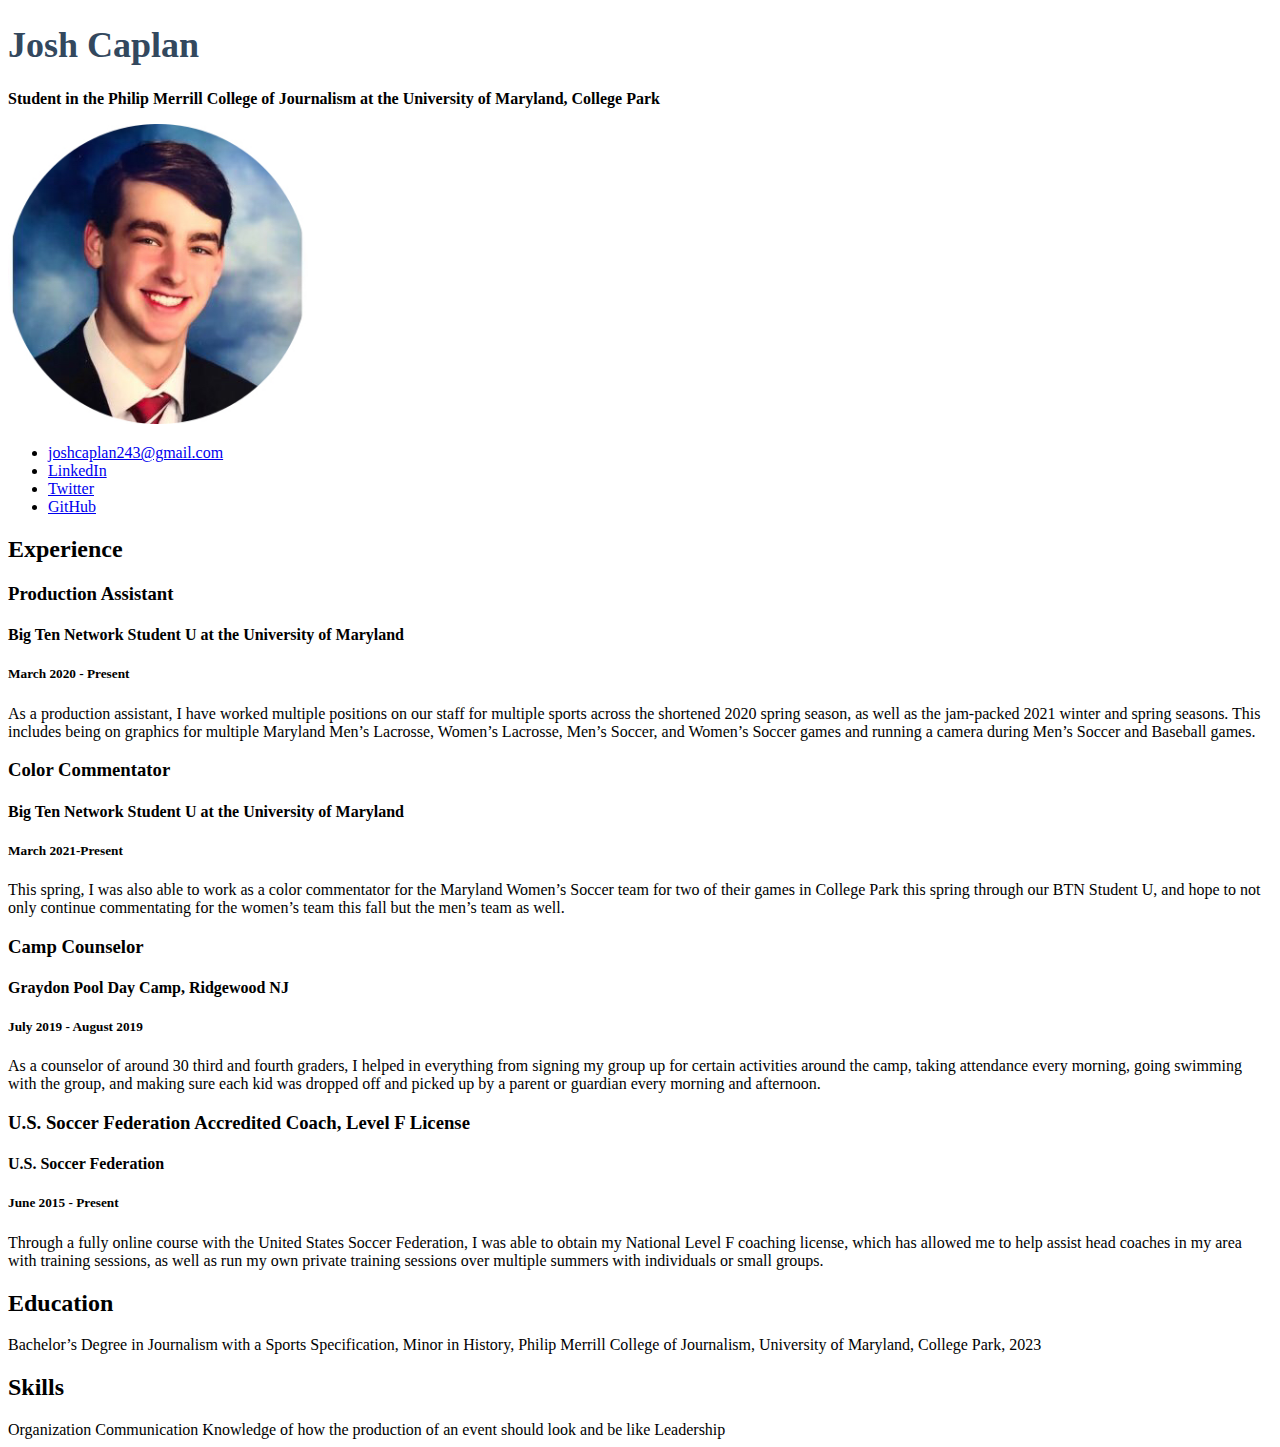
<file: index.html>
<!doctype html>
<html lang="en">

<head>

  <title>Josh Caplan Resume</title>

  <style type="text/css">
    h1 {
      font-size: 36px;
      color: #33485e;
    }
  </style>


</head>

<body>
<!-- I built this myself! -->
  <h1>Josh Caplan</h1>

  <strong>Student in the Philip Merrill College of Journalism at the University of Maryland, College Park</strong>

  <p><img src="headshot.jpeg" width="300px"></p>

  <ul>
    <li><a href="mailto:"joshcaplan243@gmail.com">joshcaplan243@gmail.com</a></li>
    <li><a href="https://www.linkedin.com/in/joshua-caplan-206454203/">LinkedIn</a></li>
    <li><a href="https://twitter.com/josh_caplan11">Twitter</a></li>
    <li><a href="https://github.com/jcaplan11">GitHub</a></li>
  </ul>

  <h2>Experience</h2>
  <h3>Production Assistant</h3>
  <h4>Big Ten Network Student U at the University of Maryland</h4>
  <h5>March 2020 - Present </h5>
  <p>As a production assistant, I have worked multiple positions on our staff for multiple sports across the shortened 2020 spring season, as well as the jam-packed 2021 winter and spring seasons. This includes being on graphics for multiple Maryland Men’s Lacrosse, Women’s Lacrosse, Men’s Soccer, and Women’s Soccer games and running a camera during Men’s Soccer and Baseball games.</p>

  <h3>Color Commentator</h3>
  <h4>Big Ten Network Student U at the University of Maryland</h4>
  <h5>March 2021-Present</h5>
  <p>This spring, I was also able to work as a color commentator for the Maryland Women’s Soccer team for two of their games in College Park this spring through our BTN Student U, and hope to not only continue commentating for the women’s team this fall but the men’s team as well.</p>

  <h3>Camp Counselor</h3>
  <h4>Graydon Pool Day Camp, Ridgewood NJ</h4>
  <h5>July 2019 - August 2019</h5>
  <p>As a counselor of around 30 third and fourth graders, I helped in everything from signing my group up for certain activities around the camp, taking attendance every morning, going swimming with the group, and making sure each kid was dropped off and picked up by a parent or guardian every morning and afternoon.</p>

  <h3>U.S. Soccer Federation Accredited Coach, Level F License</h3>
  <h4>U.S. Soccer Federation</h4>
  <h5>June 2015 - Present</h5>
  <p>Through a fully online course with the United States Soccer Federation, I was able to obtain my National Level F coaching license, which has allowed me to help assist head coaches in my area with training sessions, as well as run my own private training sessions over multiple summers with individuals or small groups.</p>

  <h2>Education</h2>
  Bachelor’s Degree in Journalism with a Sports Specification, Minor in History, Philip Merrill College of Journalism, University of Maryland, College Park, 2023

  <h2>Skills</h2>
  Organization
  Communication
  Knowledge of how the production of an event should look and be like
  Leadership


</body>




  </html>
</file>
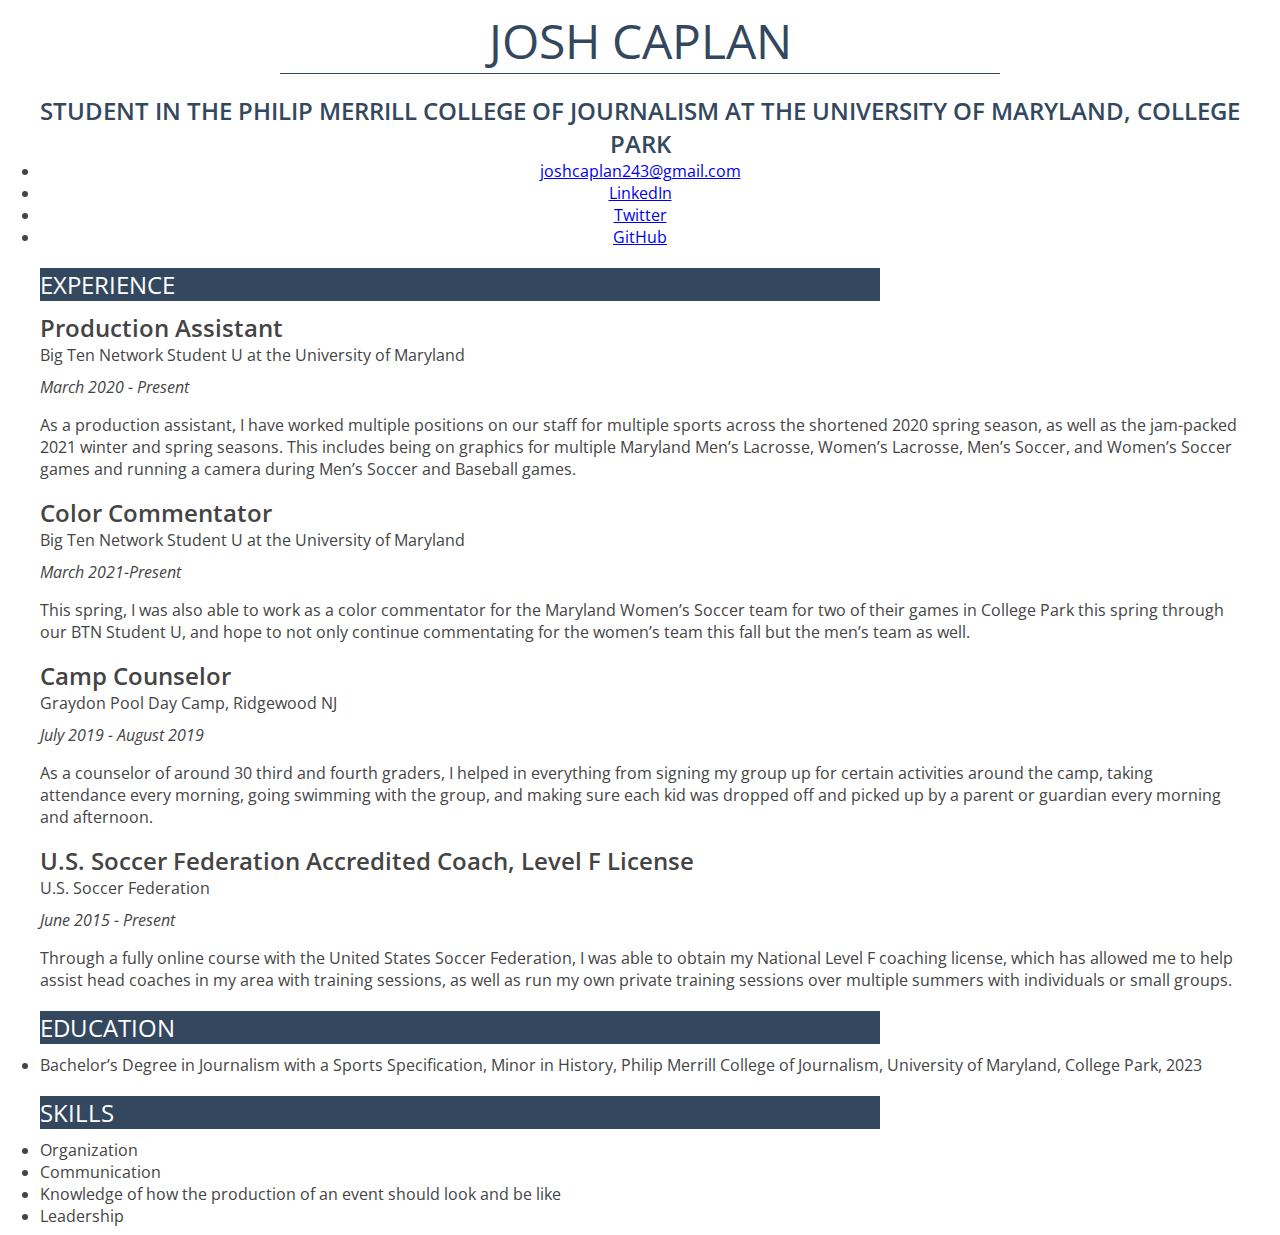
<file: Basic-Resume/index.html>
<!doctype html>
<html lang="en">

<head>

  <title>Josh Caplan Resume</title>

<link rel="stylesheet" type="text/css" href="style.css">

<link rel="preconnect" href="https://fonts.gstatic.com">
<link href="https://fonts.googleapis.com/css2?family=Open+Sans:ital,wght@0,300;0,400;0,600;0,700;0,800;1,300;1,400;1,600;1,700;1,800&display=swap" rel="stylesheet">

</head>

<body>
  <div id="container">
<!-- I built this myself! -->
  <div id="name">Josh Caplan</div>

  <div id="title">Student in the Philip Merrill College of Journalism at the University of Maryland, College Park</div>

<!--<img src="headshot.jpeg" width="300px">-->

  <div class="menu">
    <li><a href="mailto:"joshcaplan243@gmail.com">joshcaplan243@gmail.com</a></li>
    <li><a href="https://www.linkedin.com/in/joshua-caplan-206454203/">LinkedIn</a></li>
    <li><a href="https://twitter.com/josh_caplan11">Twitter</a></li>
    <li><a href="https://github.com/jcaplan11">GitHub</a></li>
  </div>

  <div class="sectionheader">Experience</div>
  <div class="jobtitle">Production Assistant</div>
  <div class="organization">Big Ten Network Student U at the University of Maryland</div>
  <div class="date">March 2020 - Present </div>
  <p>As a production assistant, I have worked multiple positions on our staff for multiple sports across the shortened 2020 spring season, as well as the jam-packed 2021 winter and spring seasons. This includes being on graphics for multiple Maryland Men’s Lacrosse, Women’s Lacrosse, Men’s Soccer, and Women’s Soccer games and running a camera during Men’s Soccer and Baseball games.</p>

  <div class="jobtitle">Color Commentator</div>
  <div class="organization">Big Ten Network Student U at the University of Maryland</div>
  <div class="date">March 2021-Present</div>
  <p>This spring, I was also able to work as a color commentator for the Maryland Women’s Soccer team for two of their games in College Park this spring through our BTN Student U, and hope to not only continue commentating for the women’s team this fall but the men’s team as well.</p>

  <div class="jobtitle">Camp Counselor</div>
  <div class="organization">Graydon Pool Day Camp, Ridgewood NJ</div>
  <div class="date">July 2019 - August 2019</div>
  <p>As a counselor of around 30 third and fourth graders, I helped in everything from signing my group up for certain activities around the camp, taking attendance every morning, going swimming with the group, and making sure each kid was dropped off and picked up by a parent or guardian every morning and afternoon.</p>

  <div class="jobtitle">U.S. Soccer Federation Accredited Coach, Level F License</div>
  <div class="organization">U.S. Soccer Federation</h4>
  <div class="date">June 2015 - Present</div>
  <p>Through a fully online course with the United States Soccer Federation, I was able to obtain my National Level F coaching license, which has allowed me to help assist head coaches in my area with training sessions, as well as run my own private training sessions over multiple summers with individuals or small groups.</p>

  <div class="sectionheader">Education</div>
<div id="degrees">
  <li>Bachelor’s Degree in Journalism with a Sports Specification, Minor in History, Philip Merrill College of Journalism, University of Maryland, College Park, 2023</li>
</div>

  <div class="sectionheader">Skills</div>
<div id="do">
  <li> Organization </li>
  <li> Communication </li>
  <li> Knowledge of how the production of an event should look and be like </li>
  <li> Leadership </li>
</div>

</div>
</body>




  </html>
</file>
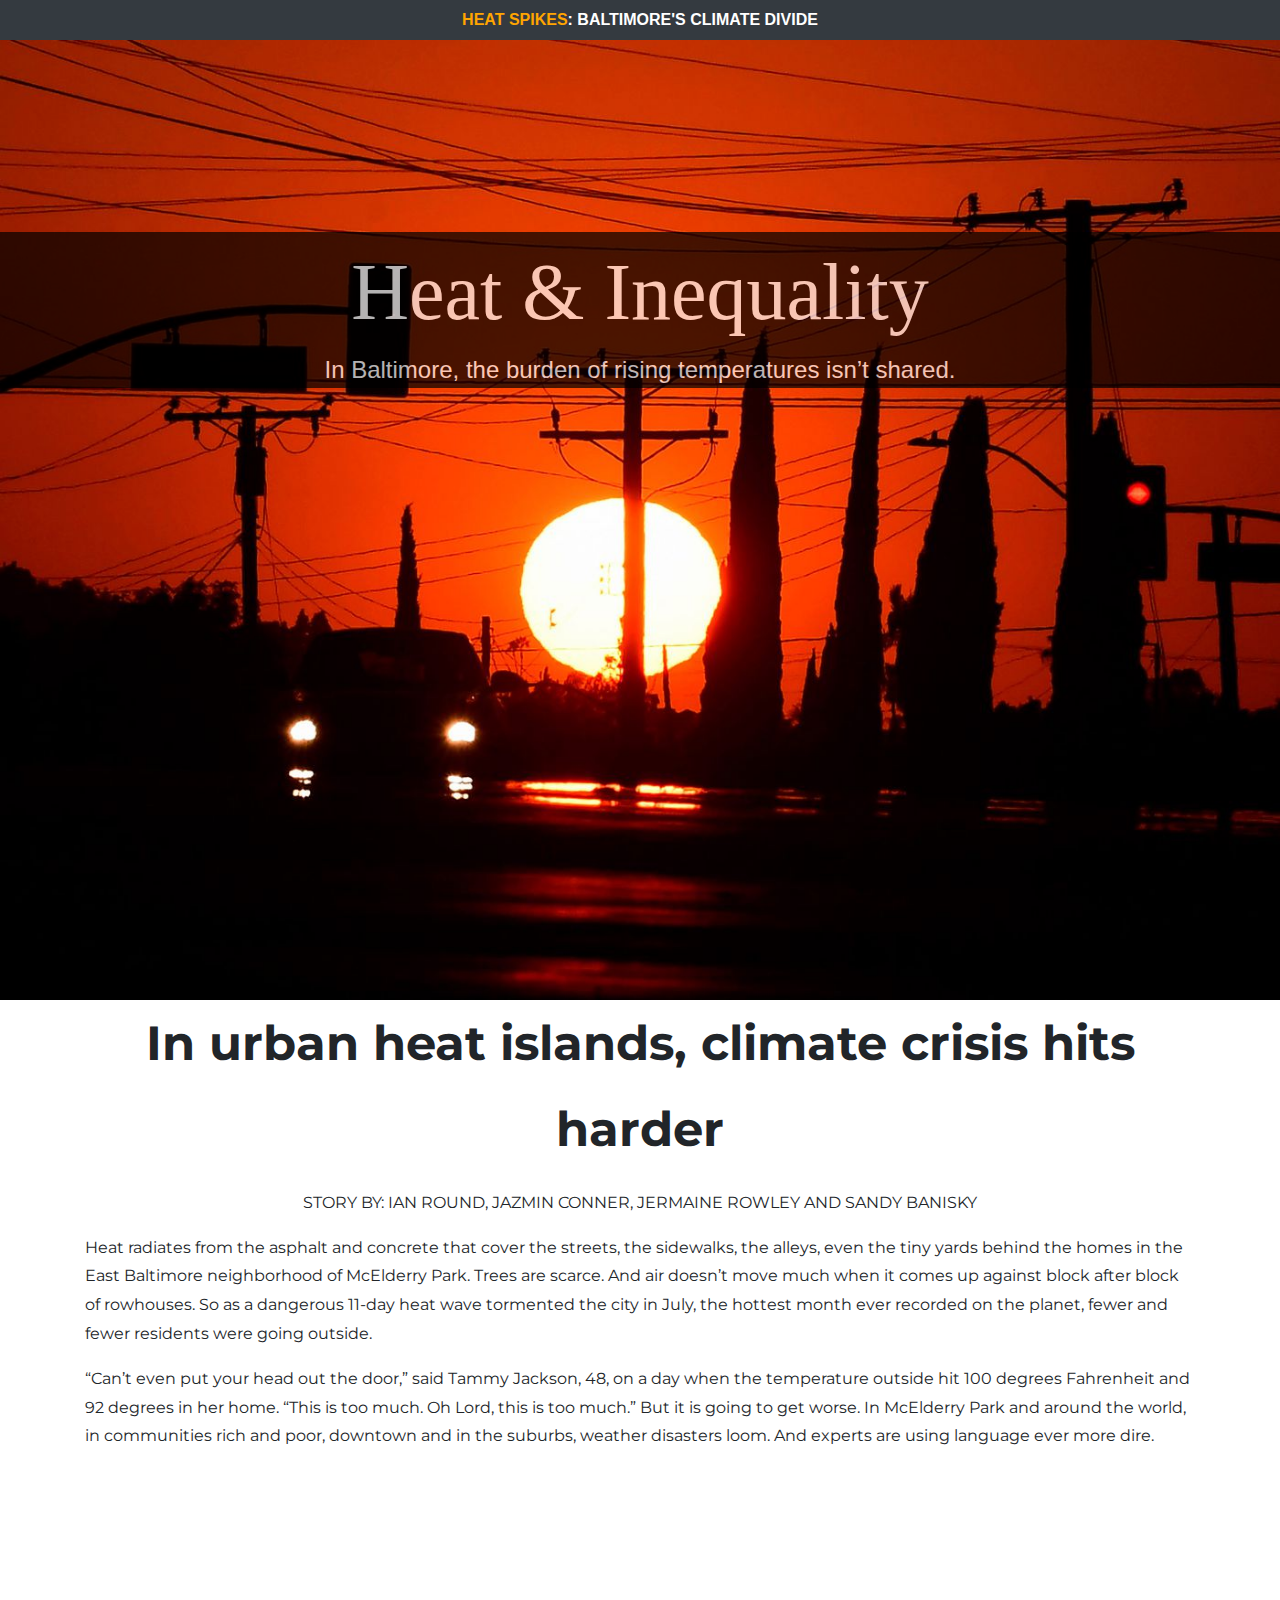
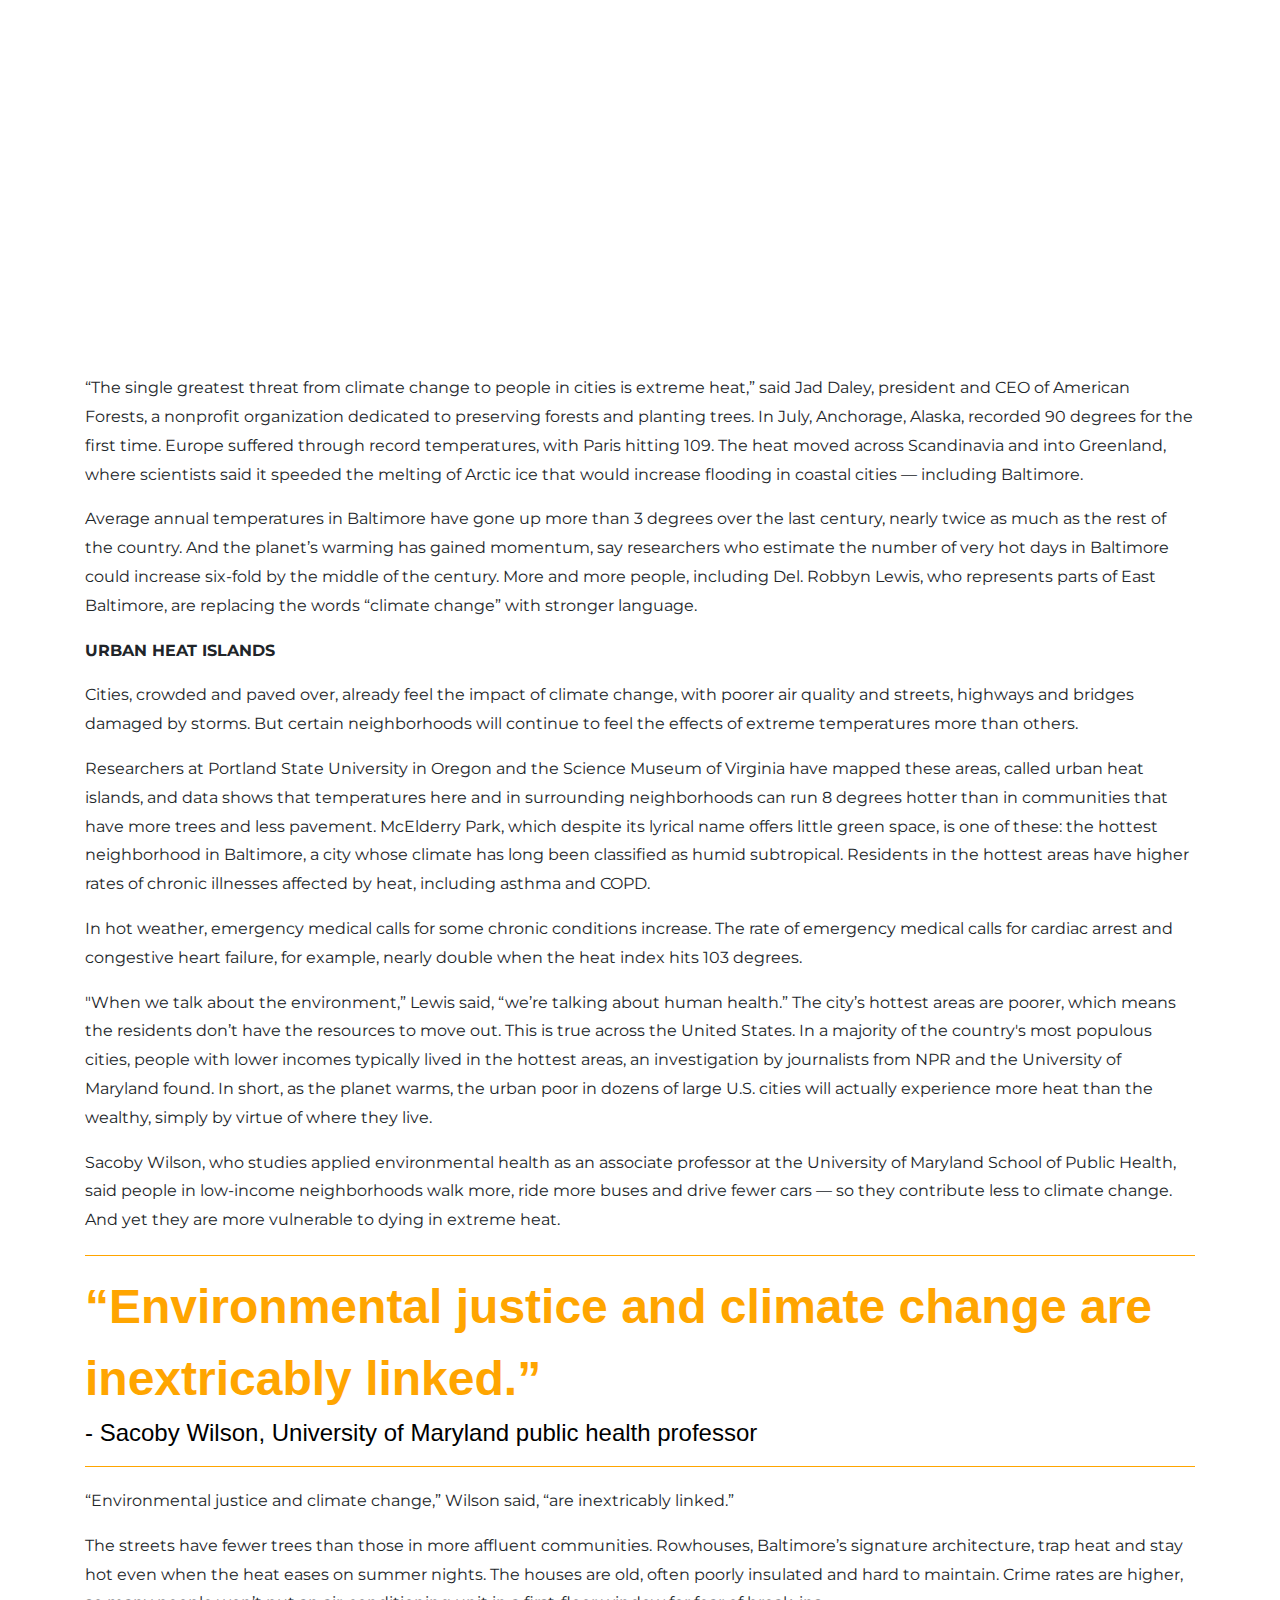
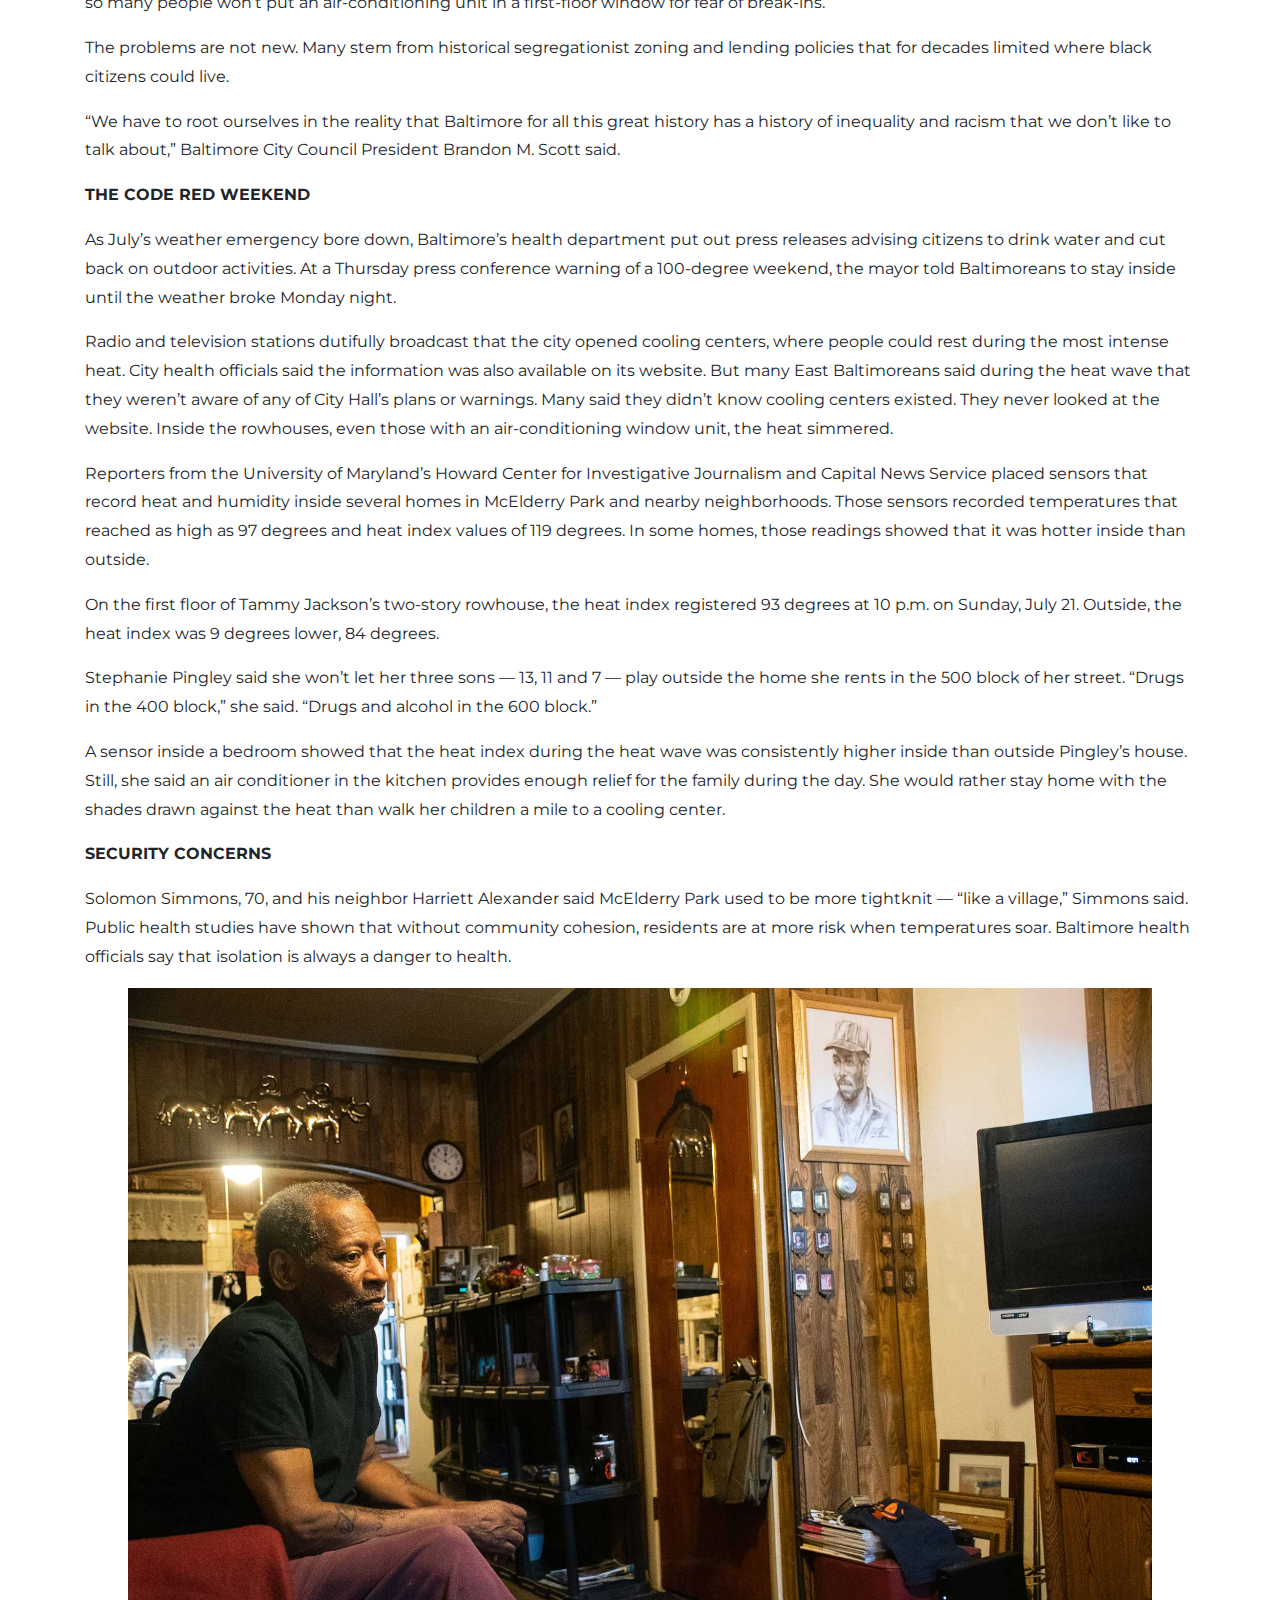
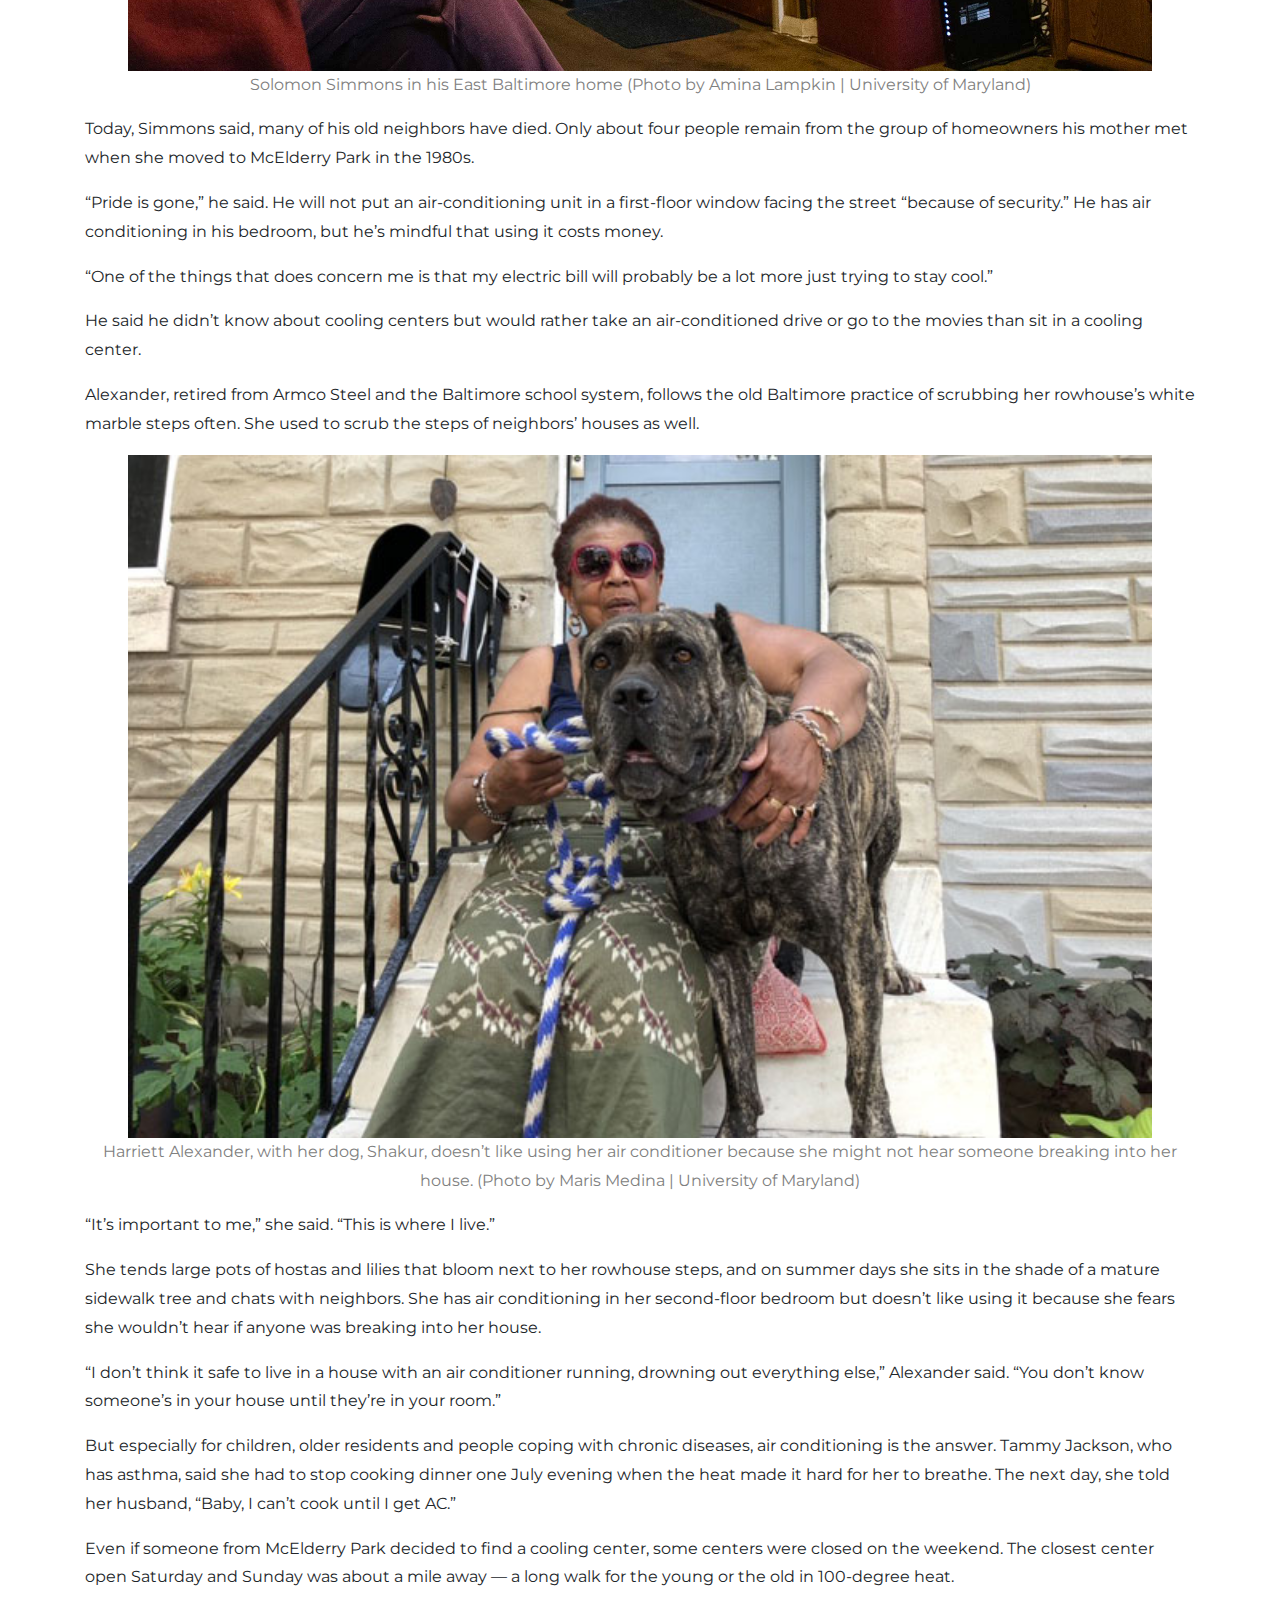
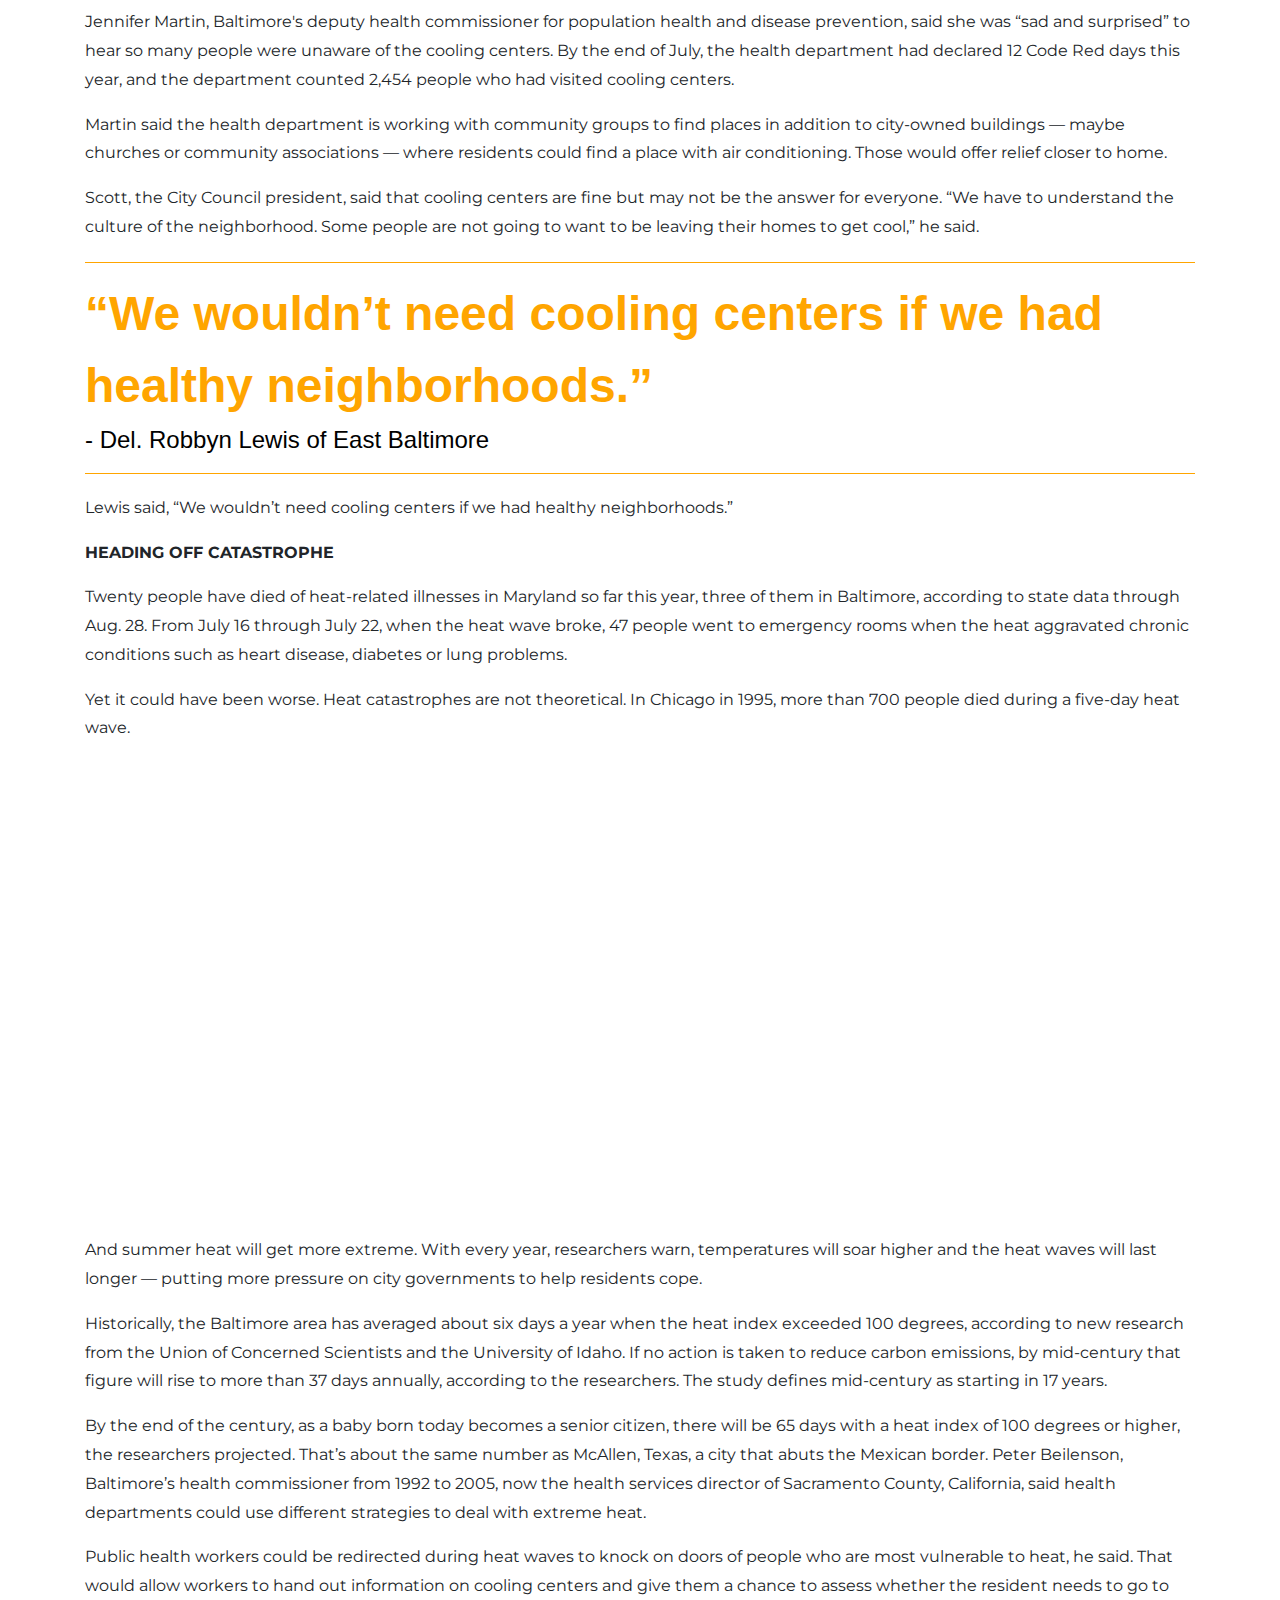
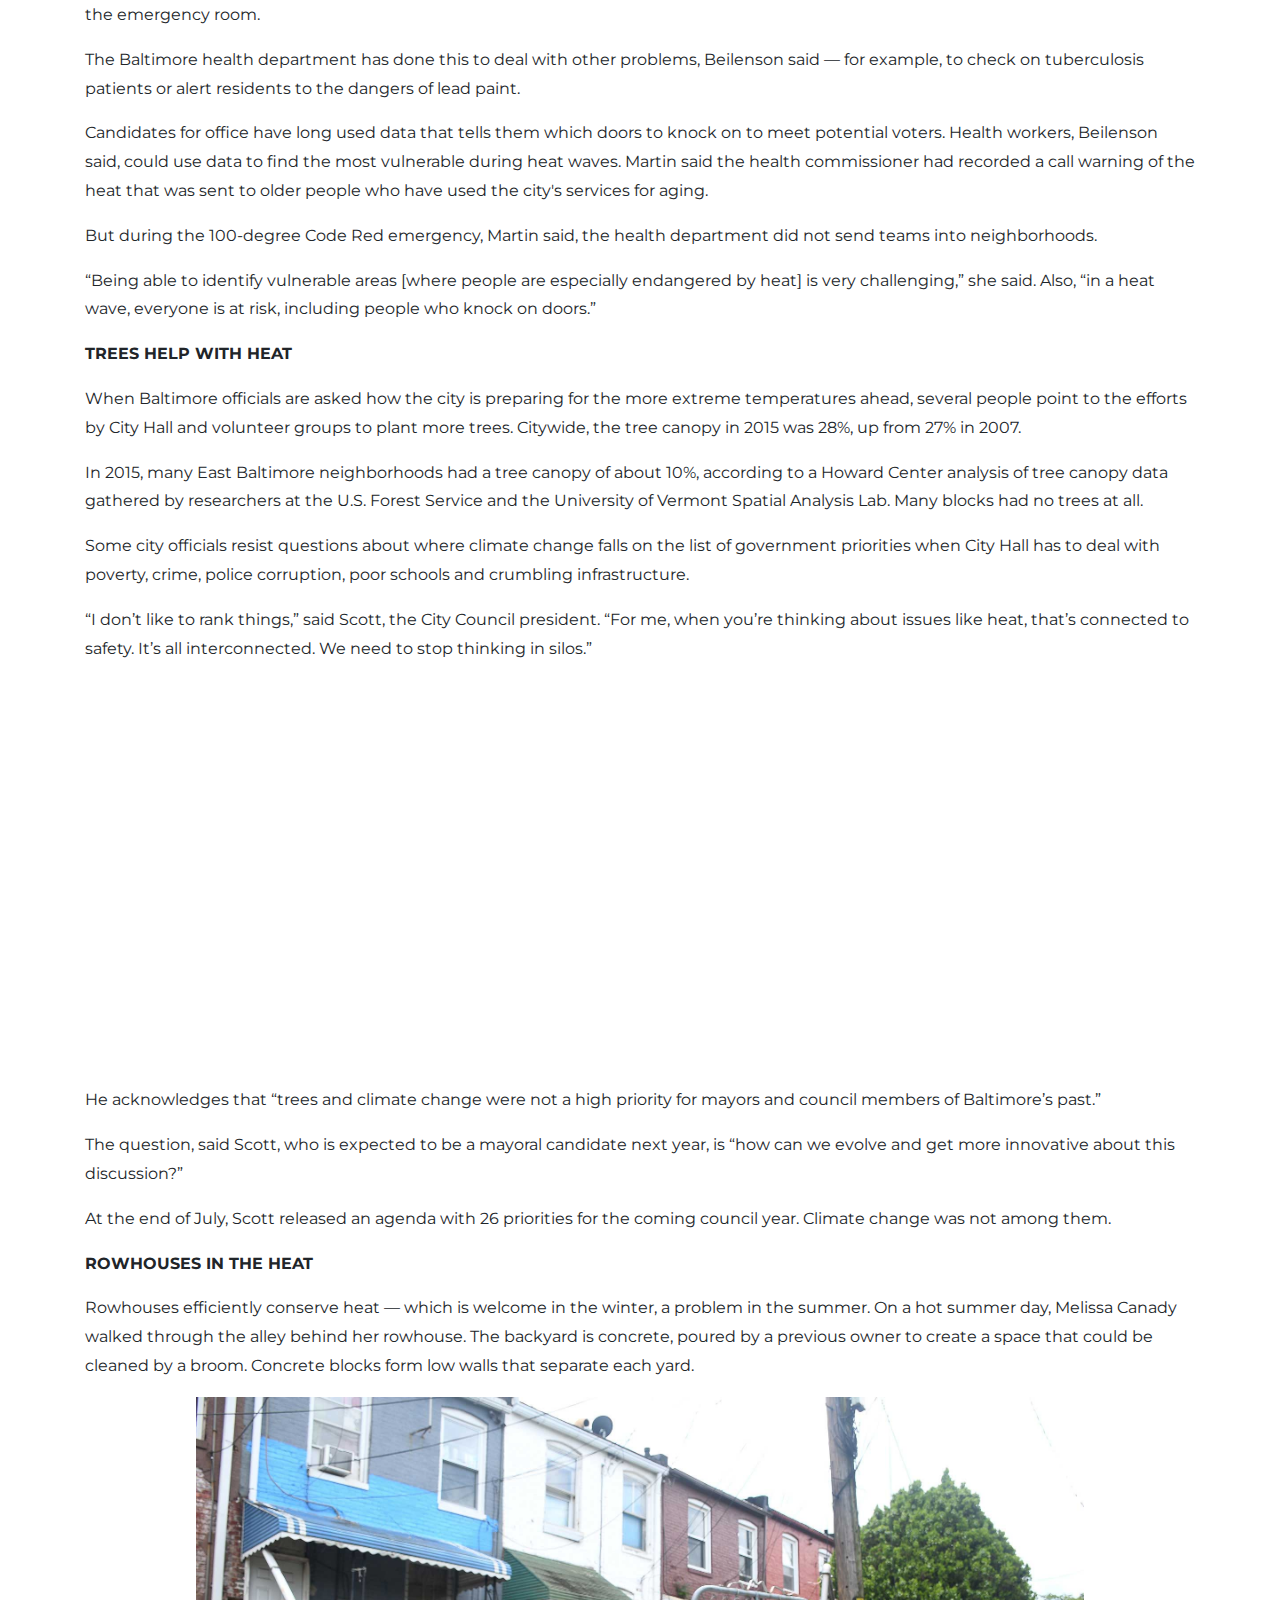
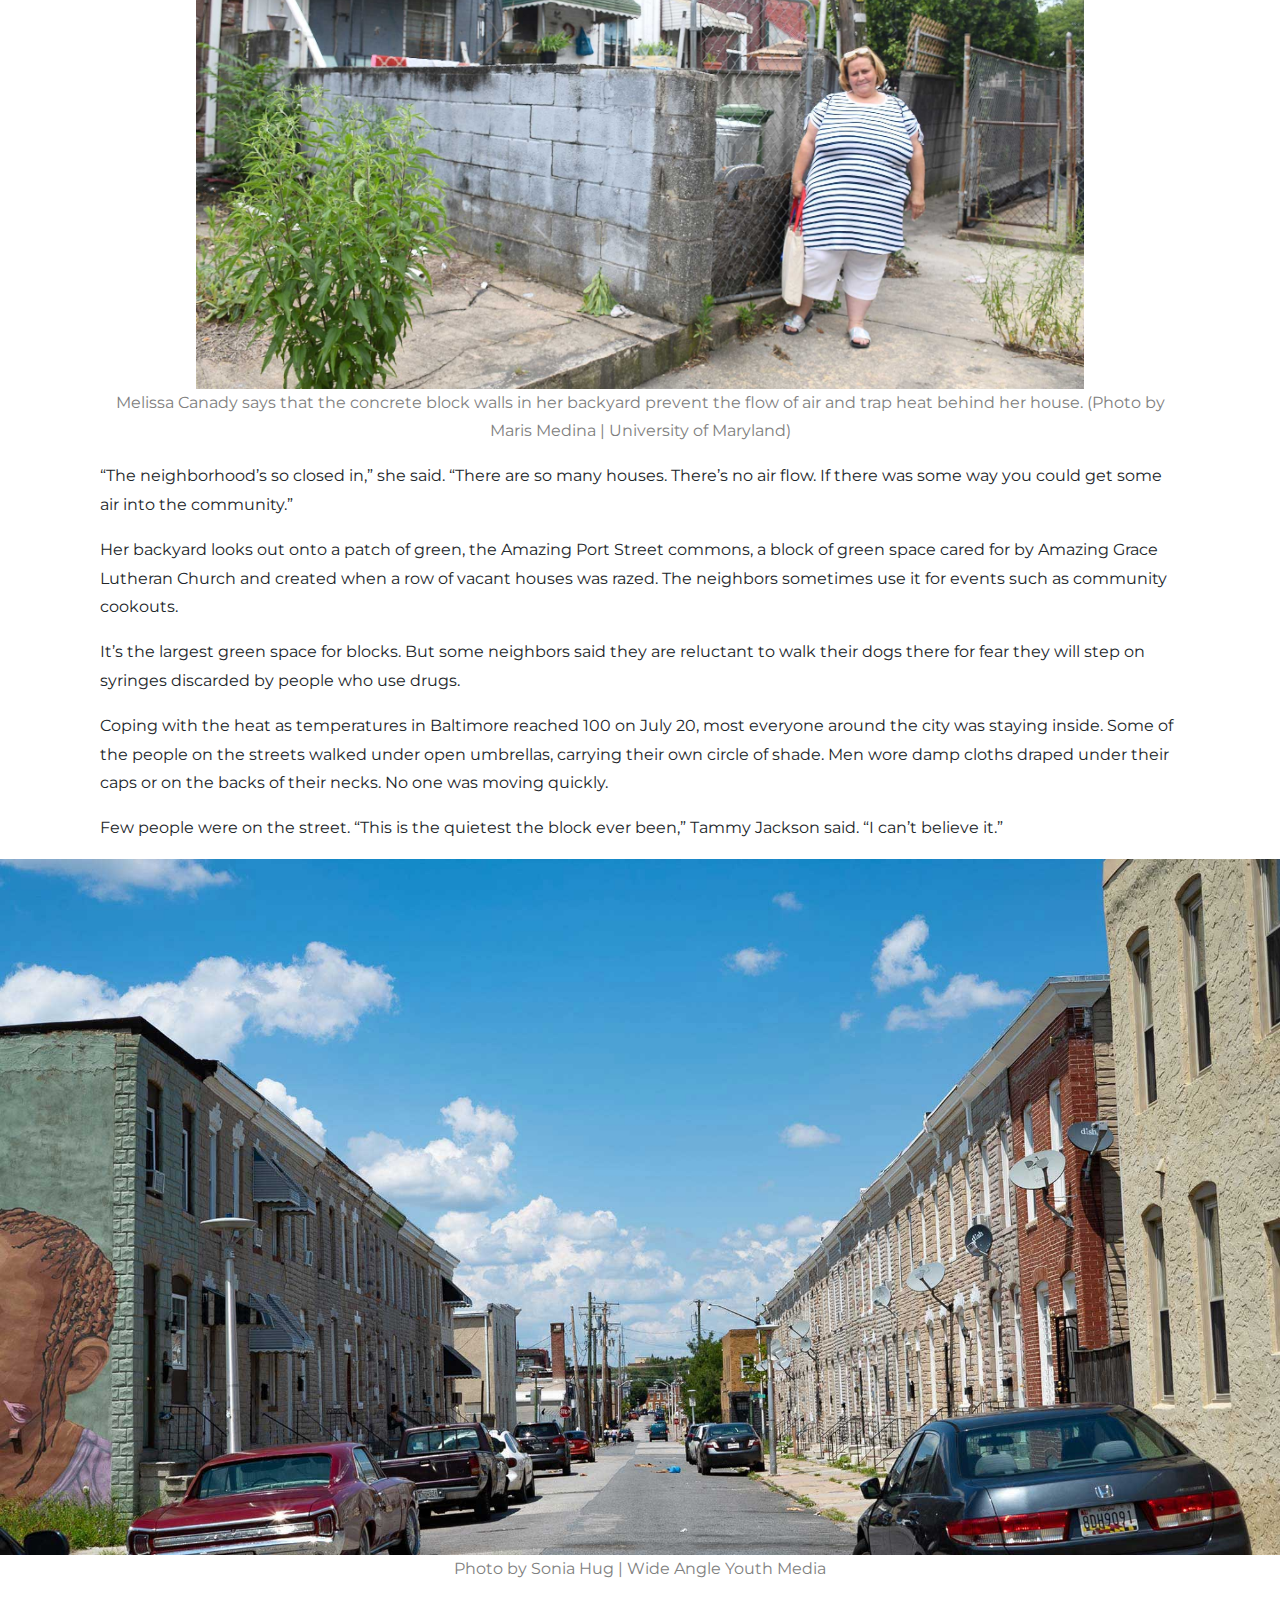
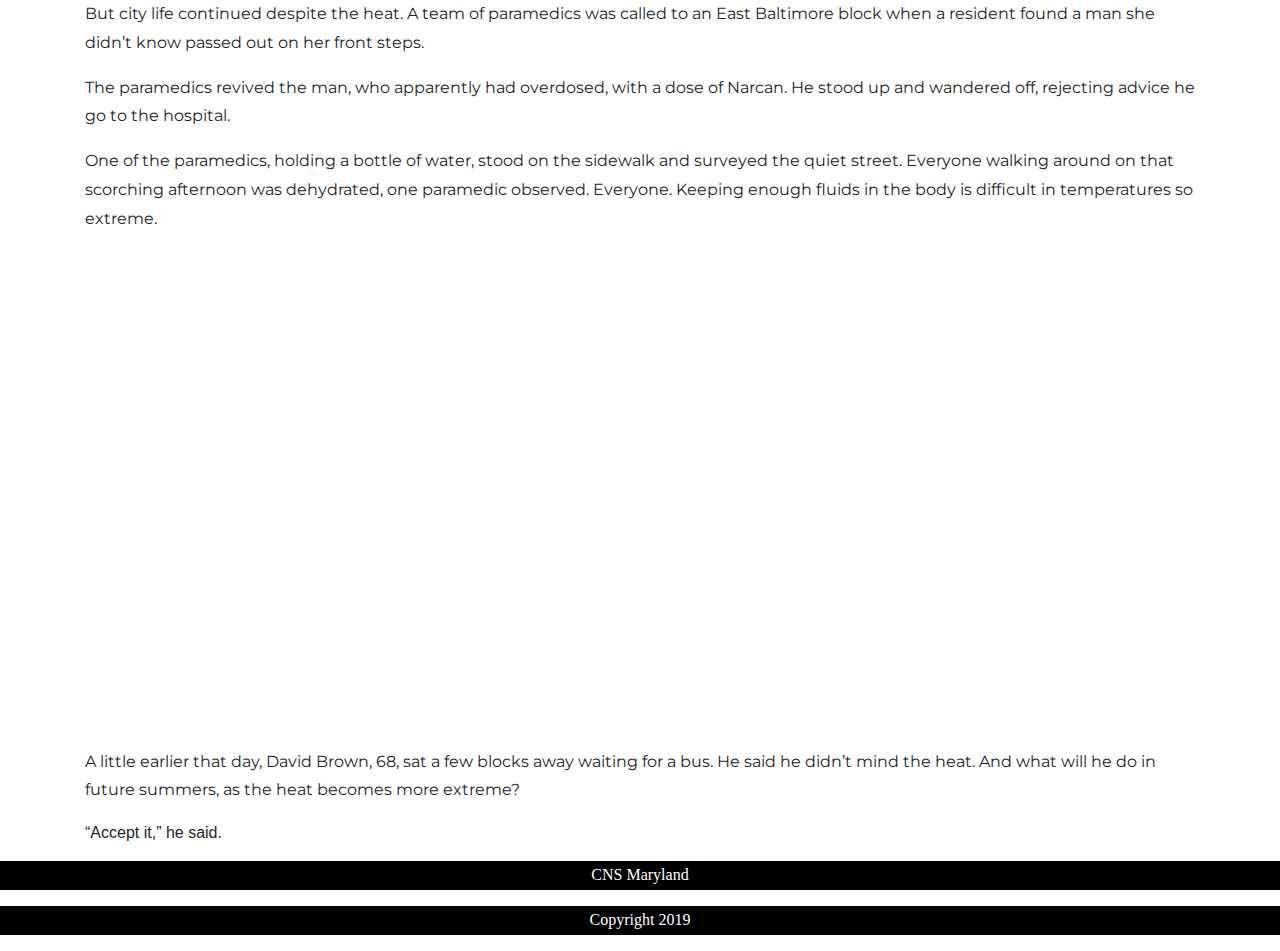
<file: climate-crisis-story/index.html>
<!doctype html>
<html lang="en">
<head




<!--Boostrap CSS-->
<link rel="stylesheet" href="https://stackpath.bootstrapcdn.com/bootstrap/4.4.1/css/bootstrap.min.css" integrity="sha384-Vkoo8x4CGsO3+Hhxv8T/Q5PaXtkKtu6ug5TOeNV6gBiFeWPGFN9MuhOf23Q9Ifjh" crossorigin="anonymous">
<!-- My Local Styleheet-->
<link rel="stylesheet" type="text/css" href="style.css">


<!-- Google Font Styles-->
<link rel="preconnect" href="https://fonts.gstatic.com">
<link href="https://fonts.googleapis.com/css2?family=Montserrat:wght@300;400;500;700;800;900&display=swap" rel="stylesheet">

  </head>

  <body>
    <nav class="navbar navbar-expand-lg navbar-dark bg-dark">

    <span class="nav-top"><span class="orange">Heat Spikes</span>: Baltimore's Climate Divide</span>
  </nav>

    <!-- Hero area-->

    <div class="hero-container">
      <img src="sun.jpg" class="hero-image">

    <div class="overlay">

    <div class="hero-head">Heat & Inequality

    <div class="hero-sub">In Baltimore, the burden of rising temperatures isn’t shared.



  </div>
  </div>
  </div>
  </div>
<!-- End Hero-->



<div class="container">

  <p id="headline"> In urban heat islands, climate crisis hits harder</p>
  <p id="byline">STORY BY: IAN ROUND, JAZMIN CONNER, JERMAINE ROWLEY AND SANDY BANISKY</p>

    <p id="chaptertext">
Heat radiates from the asphalt and concrete that cover the streets, the sidewalks, the alleys, even the tiny yards behind the homes in the East Baltimore neighborhood of McElderry Park. Trees are scarce. And air doesn’t move much when it comes up against block after block of rowhouses. So as a dangerous 11-day heat wave tormented the city in July, the hottest month ever recorded on the planet, fewer and fewer residents were going outside.</p>

<p id="chaptertext">“Can’t even put your head out the door,” said Tammy Jackson, 48, on a day when the temperature outside hit 100 degrees Fahrenheit and 92 degrees in her home. “This is too much. Oh Lord, this is too much.”
But it is going to get worse. In McElderry Park and around the world, in communities rich and poor, downtown and in the suburbs, weather disasters loom. And experts are using language ever more dire.</p>

<iframe title="Indoor and outdoor heat index during Baltimore heat wave, July 16-22, 2019" aria-label="Interactive line chart" id="datawrapper-chart-ujHSZ" src="https://datawrapper.dwcdn.net/ujHSZ/4/" scrolling="no" frameborder="0" style="width: 0; min-width: 100% !important; border: none;" height="500"></iframe><script type="text/javascript">!function(){"use strict";window.addEventListener("message",(function(e){if(void 0!==e.data["datawrapper-height"]){var t=document.querySelectorAll("iframe");for(var a in e.data["datawrapper-height"])for(var r=0;r<t.length;r++){if(t[r].contentWindow===e.source)t[r].style.height=e.data["datawrapper-height"][a]+"px"}}}))}();
</script>


<p id="chaptertext">“The single greatest threat from climate change to people in cities is extreme heat,” said Jad Daley, president and CEO of American Forests, a nonprofit organization dedicated to preserving forests and planting trees.
In July, Anchorage, Alaska, recorded 90 degrees for the first time. Europe suffered through record temperatures, with Paris hitting 109. The heat moved across Scandinavia and into Greenland, where scientists said it speeded the melting of Arctic ice that would increase flooding in coastal cities — including Baltimore.</p>

<p id="chaptertext">Average annual temperatures in Baltimore have gone up more than 3 degrees over the last century, nearly twice as much as the rest of the country.
And the planet’s warming has gained momentum, say researchers who estimate the number of very hot days in Baltimore could increase six-fold by the middle of the century. More and more people, including Del. Robbyn Lewis, who represents parts of East Baltimore, are replacing the words “climate change” with stronger language.</p>

<p id="chapter">Urban heat islands</p>
<p id="chaptertext">Cities, crowded and paved over, already feel the impact of climate change, with poorer air quality and streets, highways and bridges damaged by storms. But certain neighborhoods will continue to feel the effects of extreme temperatures more than others.

<p id="chaptertext">Researchers at Portland State University in Oregon and the Science Museum of Virginia have mapped these areas, called urban heat islands, and data shows that temperatures here and in surrounding neighborhoods can run 8 degrees hotter than in communities that have more trees and less pavement.
McElderry Park, which despite its lyrical name offers little green space, is one of these: the hottest neighborhood in Baltimore, a city whose climate has long been classified as humid subtropical. Residents in the hottest areas have higher rates of chronic illnesses affected by heat, including asthma and COPD. </p>

<p id="chaptertext">In hot weather, emergency medical calls for some chronic conditions increase. The rate of emergency medical calls for cardiac arrest and congestive heart failure, for example, nearly double when the heat index hits 103 degrees.</p>

<p id="chaptertext">"When we talk about the environment,” Lewis said, “we’re talking about human health.”
The city’s hottest areas are poorer, which means the residents don’t have the resources to move out. This is true across the United States. In a majority of the country's most populous cities, people with lower incomes typically lived in the hottest areas, an investigation by journalists from NPR and the University of Maryland found. In short, as the planet warms, the urban poor in dozens of large U.S. cities will actually experience more heat than the wealthy, simply by virtue of where they live.</p>

<p id="chaptertext">Sacoby Wilson, who studies applied environmental health as an associate professor at the University of Maryland School of Public Health, said people in low-income neighborhoods walk more, ride more buses and drive fewer cars — so they contribute less to climate change. And yet they are more vulnerable to dying in extreme heat.</p>

<div class="quote">
  “Environmental justice and climate change are inextricably linked.”

<div class="quote-attribution">
  - Sacoby Wilson, University of Maryland public health professor
</div>
</div>

<p id="chaptertext">“Environmental justice and climate change,” Wilson said, “are inextricably linked.”</p>

<p id="chaptertext">The streets have fewer trees than those in more affluent communities. Rowhouses, Baltimore’s signature architecture, trap heat and stay hot even when the heat eases on summer nights. The houses are old, often poorly insulated and hard to maintain. Crime rates are higher, so many people won’t put an air-conditioning unit in a first-floor window for fear of break-ins.</p>

<p id="chaptertext">The problems are not new. Many stem from historical segregationist zoning and lending policies that for decades limited where black citizens could live.</p>

<p id="chaptertext">“We have to root ourselves in the reality that Baltimore for all this great history has a history of inequality and racism that we don’t like to talk about,” Baltimore City Council President Brandon M. Scott said.</p>

<p id="chapter">The Code Red weekend<p>
<p id="chaptertext"> As July’s weather emergency bore down, Baltimore’s health department put out press releases advising citizens to drink water and cut back on outdoor activities. At a Thursday press conference warning of a 100-degree weekend, the mayor told Baltimoreans to stay inside until the weather broke Monday night.

<p id="chaptertext">Radio and television stations dutifully broadcast that the city opened cooling centers, where people could rest during the most intense heat. City health officials said the information was also available on its website. But many East Baltimoreans said during the heat wave that they weren’t aware of any of City Hall’s plans or warnings. Many said they didn’t know cooling centers existed. They never looked at the website. Inside the rowhouses, even those with an air-conditioning window unit, the heat simmered.</p>



<p id="chaptertext">Reporters from the University of Maryland’s Howard Center for Investigative Journalism and Capital News Service placed sensors that record heat and humidity inside several homes in McElderry Park and nearby neighborhoods. Those sensors recorded temperatures that reached as high as 97 degrees and heat index values of 119 degrees. In some homes, those readings showed that it was hotter inside than outside.</p>

<p id="chaptertext">On the first floor of Tammy Jackson’s two-story rowhouse, the heat index registered 93 degrees at 10 p.m. on Sunday, July 21. Outside, the heat index was 9 degrees lower, 84 degrees.</p>

<p id="chaptertext">Stephanie Pingley said she won’t let her three sons — 13, 11 and 7 — play outside the home she rents in the 500 block of her street. “Drugs in the 400 block,” she said. “Drugs and alcohol in the 600 block.”</p>

<p id="chaptertext">A sensor inside a bedroom showed that the heat index during the heat wave was consistently higher inside than outside Pingley’s house. Still, she said an air conditioner in the kitchen provides enough relief for the family during the day. She would rather stay home with the shades drawn against the heat than walk her children a mile to a cooling center.</p>

<p id="chapter">Security concerns<p>
<p id="chaptertext">Solomon Simmons, 70, and his neighbor Harriett Alexander said McElderry Park used to be more tightknit — “like a village,” Simmons said. Public health studies have shown that without community cohesion, residents are at more risk when temperatures soar. Baltimore health officials say that isolation is always a danger to health.</p>
</div>

<img src="solomon-simmons.jpg" class="images">
<p class="caption"> Solomon Simmons in his East Baltimore home (Photo by Amina Lampkin | University of Maryland)</p>

<div class="container">

<p id="chaptertext">Today, Simmons said, many of his old neighbors have died. Only about four people remain from the group of homeowners his mother met when she moved to McElderry Park in the 1980s.</p>

<p id="chaptertext">“Pride is gone,” he said. He will not put an air-conditioning unit in a first-floor window facing the street “because of security.” He has air conditioning in his bedroom, but he’s mindful that using it costs money.</p>

<p id="chaptertext">“One of the things that does concern me is that my electric bill will probably be a lot more just trying to stay cool.”</p>

<p id="chaptertext">He said he didn’t know about cooling centers but would rather take an air-conditioned drive or go to the movies than sit in a cooling center.</p>

<p id="chaptertext">Alexander, retired from Armco Steel and the Baltimore school system, follows the old Baltimore practice of scrubbing her rowhouse’s white marble steps often. She used to scrub the steps of neighbors’ houses as well.</p>

</div>

<img src="harriett-alexander.jpg" class="images">
<div class="container">
<p class="caption"> Harriett Alexander, with her dog, Shakur, doesn’t like using her air conditioner because she might not hear someone breaking into her house. (Photo by Maris Medina | University of Maryland)
</p>



<p id="chaptertext">“It’s important to me,” she said. “This is where I live.”</p>

<p id="chaptertext">She tends large pots of hostas and lilies that bloom next to her rowhouse steps, and on summer days she sits in the shade of a mature sidewalk tree and chats with neighbors. She has air conditioning in her second-floor bedroom but doesn’t like using it because she fears she wouldn’t hear if anyone was breaking into her house.</p>

<p id="chaptertext">“I don’t think it safe to live in a house with an air conditioner running, drowning out everything else,” Alexander said. “You don’t know someone’s in your house until they’re in your room.”</p>

<p id="chaptertext">But especially for children, older residents and people coping with chronic diseases, air conditioning is the answer.
Tammy Jackson, who has asthma, said she had to stop cooking dinner one July evening when the heat made it hard for her to breathe. The next day, she told her husband, “Baby, I can’t cook until I get AC.”</p>

<p id="chaptertext">Even if someone from McElderry Park decided to find a cooling center, some centers were closed on the weekend. The closest center open Saturday and Sunday was about a mile away — a long walk for the young or the old in 100-degree heat.</p>

<p id="chaptertext">Jennifer Martin, Baltimore's deputy health commissioner for population health and disease prevention, said she was “sad and surprised” to hear so many people were unaware of the cooling centers. By the end of July, the health department had declared 12 Code Red days this year, and the department counted 2,454 people who had visited cooling centers.</p>

<p id="chaptertext">Martin said the health department is working with community groups to find places in addition to city-owned buildings — maybe churches or community associations — where residents could find a place with air conditioning. Those would offer relief closer to home.</p>

<p id="chaptertext">Scott, the City Council president, said that cooling centers are fine but may not be the answer for everyone.
“We have to understand the culture of the neighborhood. Some people are not going to want to be leaving their homes to get cool,” he said.</p>

<div class="quote">
  “We wouldn’t need cooling centers if we had healthy neighborhoods.”

<div class="quote-attribution">
  - Del. Robbyn Lewis of East Baltimore

</div>
</div>
</div>

<div class="container">
<p id="chaptertext">Lewis said, “We wouldn’t need cooling centers if we had healthy neighborhoods.”</p>

<p id="chapter">Heading off catastrophe</p>

<p id="chaptertext">Twenty people have died of heat-related illnesses in Maryland so far this year, three of them in Baltimore, according to state data through Aug. 28. From July 16 through July 22, when the heat wave broke, 47 people went to emergency rooms when the heat aggravated chronic conditions such as heart disease, diabetes or lung problems.</p>

<p id="chaptertext">Yet it could have been worse. Heat catastrophes are not theoretical. In Chicago in 1995, more than 700 people died during a five-day heat wave.</p>

<iframe title="Heat-Related deaths in Maryland and Baltimore" aria-label="Grouped Bars" id="datawrapper-chart-ata5D" src="https://datawrapper.dwcdn.net/ata5D/3/" scrolling="no" frameborder="0" style="width: 0; min-width: 100% !important; border: none;" height="470"></iframe><script type="text/javascript">!function(){"use strict";window.addEventListener("message",(function(e){if(void 0!==e.data["datawrapper-height"]){var t=document.querySelectorAll("iframe");for(var a in e.data["datawrapper-height"])for(var r=0;r<t.length;r++){if(t[r].contentWindow===e.source)t[r].style.height=e.data["datawrapper-height"][a]+"px"}}}))}();
</script>

<p id="chaptertext">And summer heat will get more extreme. With every year, researchers warn, temperatures will soar higher and the heat waves will last longer — putting more pressure on city governments to help residents cope.</p>

<p id="chaptertext">Historically, the Baltimore area has averaged about six days a year when the heat index exceeded 100 degrees, according to new research from the Union of Concerned Scientists and the University of Idaho. If no action is taken to reduce carbon emissions, by mid-century that figure will rise to more than 37 days annually, according to the researchers. The study defines mid-century as starting in 17 years.</p>

<p id="chaptertext">By the end of the century, as a baby born today becomes a senior citizen, there will be 65 days with a heat index of 100 degrees or higher, the researchers projected. That’s about the same number as McAllen, Texas, a city that abuts the Mexican border.
Peter Beilenson, Baltimore’s health commissioner from 1992 to 2005, now the health services director of Sacramento County, California, said health departments could use different strategies to deal with extreme heat.<p>

<p id="chaptertext"> Public health workers could be redirected during heat waves to knock on doors of people who are most vulnerable to heat, he said. That would allow workers to hand out information on cooling centers and give them a chance to assess whether the resident needs to go to the emergency room.</p>

<p id="chaptertext">The Baltimore health department has done this to deal with other problems, Beilenson said — for example, to check on tuberculosis patients or alert residents to the dangers of lead paint.</p>

<p id="chaptertext">Candidates for office have long used data that tells them which doors to knock on to meet potential voters. Health workers, Beilenson said, could use data to find the most vulnerable during heat waves. Martin said the health commissioner had recorded a call warning of the heat that was sent to older people who have used the city's services for aging.</p>

<p id="chaptertext">But during the 100-degree Code Red emergency, Martin said, the health department did not send teams into neighborhoods.<p>

<p id="chaptertext">“Being able to identify vulnerable areas [where people are especially endangered by heat] is very challenging,” she said. Also, “in a heat wave, everyone is at risk, including people who knock on doors.”</p>

<p id="chapter">Trees help with heat</p>

<p id="chaptertext">When Baltimore officials are asked how the city is preparing for the more extreme temperatures ahead, several people point to the efforts by City Hall and volunteer groups to plant more trees. Citywide, the tree canopy in 2015 was 28%, up from 27% in 2007.</p>

<p id="chaptertext">In 2015, many East Baltimore neighborhoods had a tree canopy of about 10%, according to a Howard Center analysis of tree canopy data gathered by researchers at the U.S. Forest Service and the University of Vermont Spatial Analysis Lab. Many blocks had no trees at all.</p>

<p id="chaptertext">Some city officials resist questions about where climate change falls on the list of government priorities when City Hall has to deal with poverty, crime, police corruption, poor schools and crumbling infrastructure.</p>

<p id="chaptertext">“I don’t like to rank things,” said Scott, the City Council president. “For me, when you’re thinking about issues like heat, that’s connected to safety. It’s all interconnected. We need to stop thinking in silos.”</p>

<iframe title="Summer temperature and violence" aria-label="chart" id="datawrapper-chart-uwN9k" src="https://datawrapper.dwcdn.net/uwN9k/1/" scrolling="no" frameborder="0" style="width: 0; min-width: 100% !important; border: none;" height="400"></iframe><script type="text/javascript">!function(){"use strict";window.addEventListener("message",(function(e){if(void 0!==e.data["datawrapper-height"]){var t=document.querySelectorAll("iframe");for(var a in e.data["datawrapper-height"])for(var r=0;r<t.length;r++){if(t[r].contentWindow===e.source)t[r].style.height=e.data["datawrapper-height"][a]+"px"}}}))}();
</script>

<p id="chaptertext">He acknowledges that “trees and climate change were not a high priority for mayors and council members of Baltimore’s past.”</p>

<p id="chaptertext">The question, said Scott, who is expected to be a mayoral candidate next year, is “how can we evolve and get more innovative about this discussion?”</p>

<p id="chaptertext">At the end of July, Scott released an agenda with 26 priorities for the coming council year. Climate change was not among them.</p>

<p id="chapter">Rowhouses in the heat</p>

<p id="chaptertext">Rowhouses efficiently conserve heat — which is welcome in the winter, a problem in the summer. On a hot summer day, Melissa Canady walked through the alley behind her rowhouse. The backyard is concrete, poured by a previous owner to create a space that could be cleaned by a broom. Concrete blocks form low walls that separate each yard.</p>

<img src="melissa-candy.jpg" class="images">
<div class="container">
<p class="caption"> Melissa Canady says that the concrete block walls in her backyard prevent the flow of air and trap heat behind her house. (Photo by Maris Medina | University of Maryland)

</p>

<p id="chaptertext">“The neighborhood’s so closed in,” she said. “There are so many houses. There’s no air flow. If there was some way you could get some air into the community.”</p>

<p id="chaptertext">Her backyard looks out onto a patch of green, the Amazing Port Street commons, a block of green space cared for by Amazing Grace Lutheran Church and created when a row of vacant houses was razed. The neighbors sometimes use it for events such as community cookouts.</p>

<p id="chaptertext">It’s the largest green space for blocks. But some neighbors said they are reluctant to walk their dogs there for fear they will step on syringes discarded by people who use drugs.</p>

<p id="chaptertext">Coping with the heat as temperatures in Baltimore reached 100 on July 20, most everyone around the city was staying inside. Some of the people on the streets walked under open umbrellas, carrying their own circle of shade. Men wore damp cloths draped under their caps or on the backs of their necks. No one was moving quickly.</p>

<p id="chaptertext">Few people were on the street. “This is the quietest the block ever been,” Tammy Jackson said. “I can’t believe it.”</p>
</div>
</div>

<img src="sonia-streetview.jpg" class="hero-image">
<div class="container">
<p class="caption"> Photo by Sonia Hug | Wide Angle Youth Media


<p id="chaptertext">But city life continued despite the heat. A team of paramedics was called to an East Baltimore block when a resident found a man she didn’t know passed out on her front steps.</p>

<p id="chaptertext">The paramedics revived the man, who apparently had overdosed, with a dose of Narcan. He stood up and wandered off, rejecting advice he go to the hospital.</p>

<p id="chaptertext">One of the paramedics, holding a bottle of water, stood on the sidewalk and surveyed the quiet street. Everyone walking around on that scorching afternoon was dehydrated, one paramedic observed. Everyone. Keeping enough fluids in the body is difficult in temperatures so extreme.</p>

<iframe title="Projected number of extreme heat events in Maryland in 2040" aria-label="Map" id="datawrapper-chart-jlPq4" src="https://datawrapper.dwcdn.net/jlPq4/1/" scrolling="no" frameborder="0" style="width: 0; min-width: 100% !important; border: none;" height="491"></iframe><script type="text/javascript">!function(){"use strict";window.addEventListener("message",(function(e){if(void 0!==e.data["datawrapper-height"]){var t=document.querySelectorAll("iframe");for(var a in e.data["datawrapper-height"])for(var r=0;r<t.length;r++){if(t[r].contentWindow===e.source)t[r].style.height=e.data["datawrapper-height"][a]+"px"}}}))}();
</script>

</div>
<div class="container">

<p id="chaptertext">A little earlier that day, David Brown, 68, sat a few blocks away waiting for a bus. He said he didn’t mind the heat.
And what will he do in future summers, as the heat becomes more extreme?</p>

“Accept it,” he said.</p>



</div>

<p id="footer">CNS Maryland</p>
<p id="footer">Copyright 2019 </p>












<!--jQuery first, then Popper.js, then Bootstrap.js-->
  <script src="https://code.jquery.com/jquery-3.4.1.slim.min.js" integrity="sha384-J6qa4849blE2+poT4WnyKhv5vZF5SrPo0iEjwBvKU7imGFAV0wwj1yYfoRSJoZ+n" crossorigin="anonymous"></script>
  <script src="https://cdn.jsdelivr.net/npm/popper.js@1.16.0/dist/umd/popper.min.js" integrity="sha384-Q6E9RHvbIyZFJoft+2mJbHaEWldlvI9IOYy5n3zV9zzTtmI3UksdQRVvoxMfooAo" crossorigin="anonymous"></script>
  <script src="https://stackpath.bootstrapcdn.com/bootstrap/4.4.1/js/bootstrap.min.js" integrity="sha384-wfSDF2E50Y2D1uUdj0O3uMBJnjuUD4Ih7YwaYd1iqfktj0Uod8GCExl3Og8ifwB6" crossorigin="anonymous"></script>
  </body>

  </html>
</file>
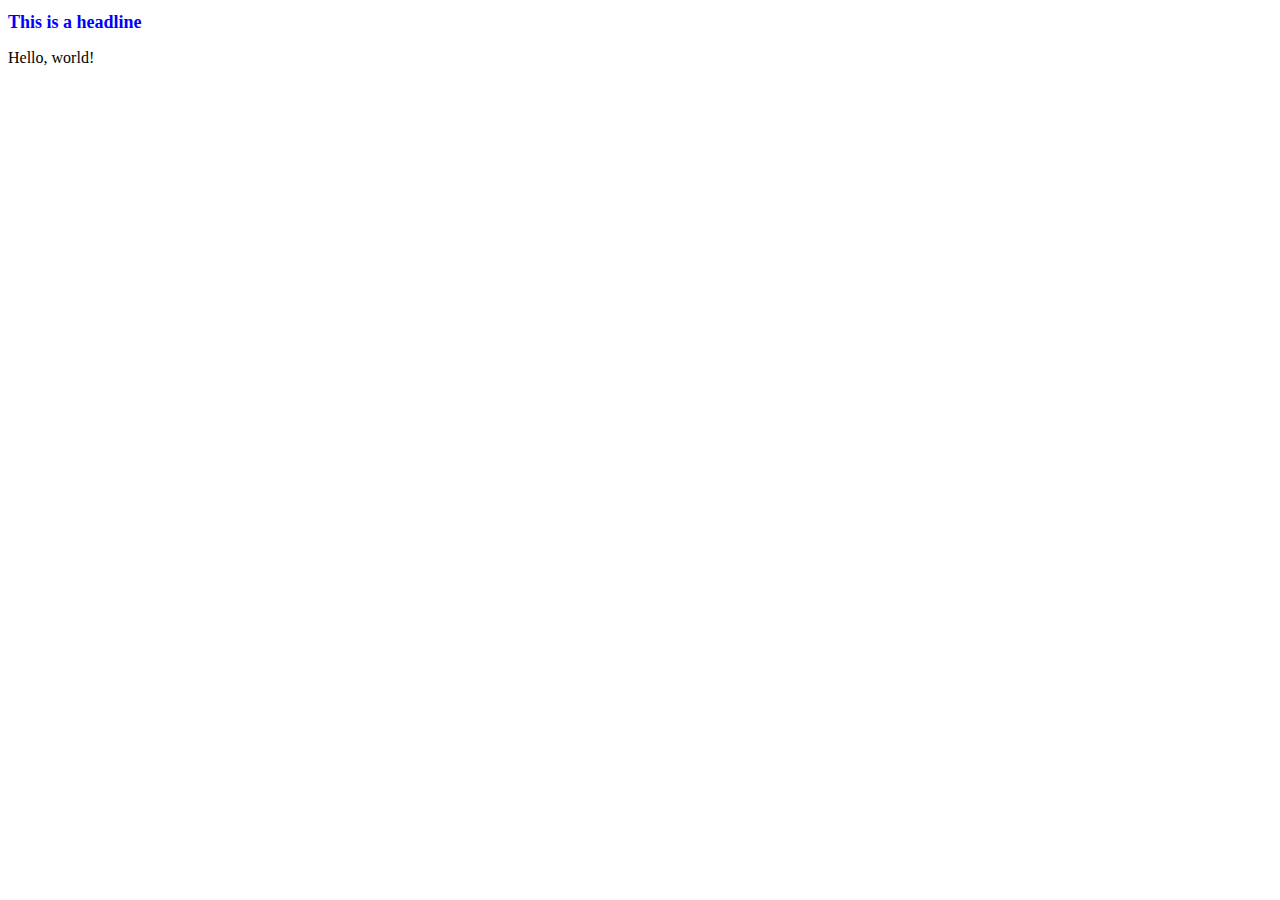
<file: External/index.html>
<!DOCTYPE html>
<html>
<head>
    <title> Josh Caplan </title>
    <link rel="stylesheet" type="text/css" href="style.css">
    <meta name="viewport" content="width=device-width, initial-scale=1.0"

</head>
<body>

  <h1 id="headline"> This is a headline</h1>
  <p> Hello, world! </p>

</body>
</html>
</file>
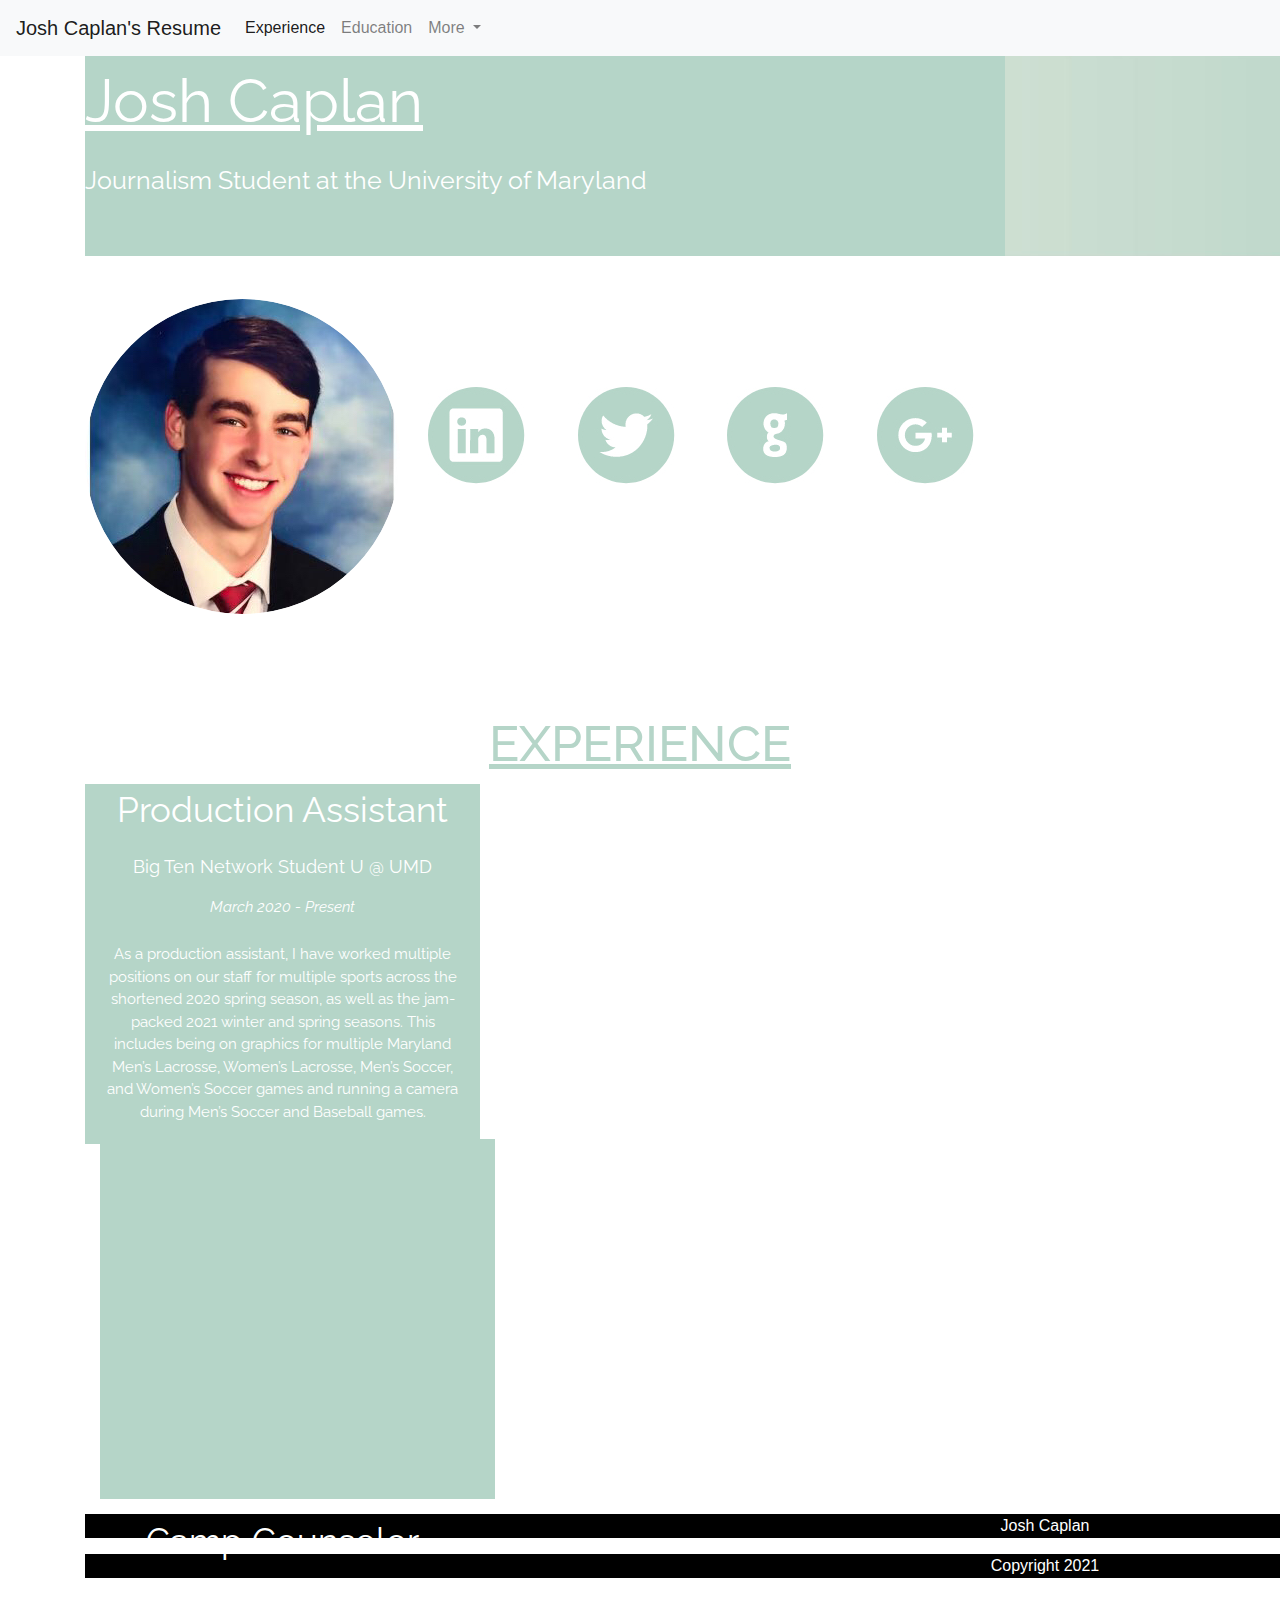
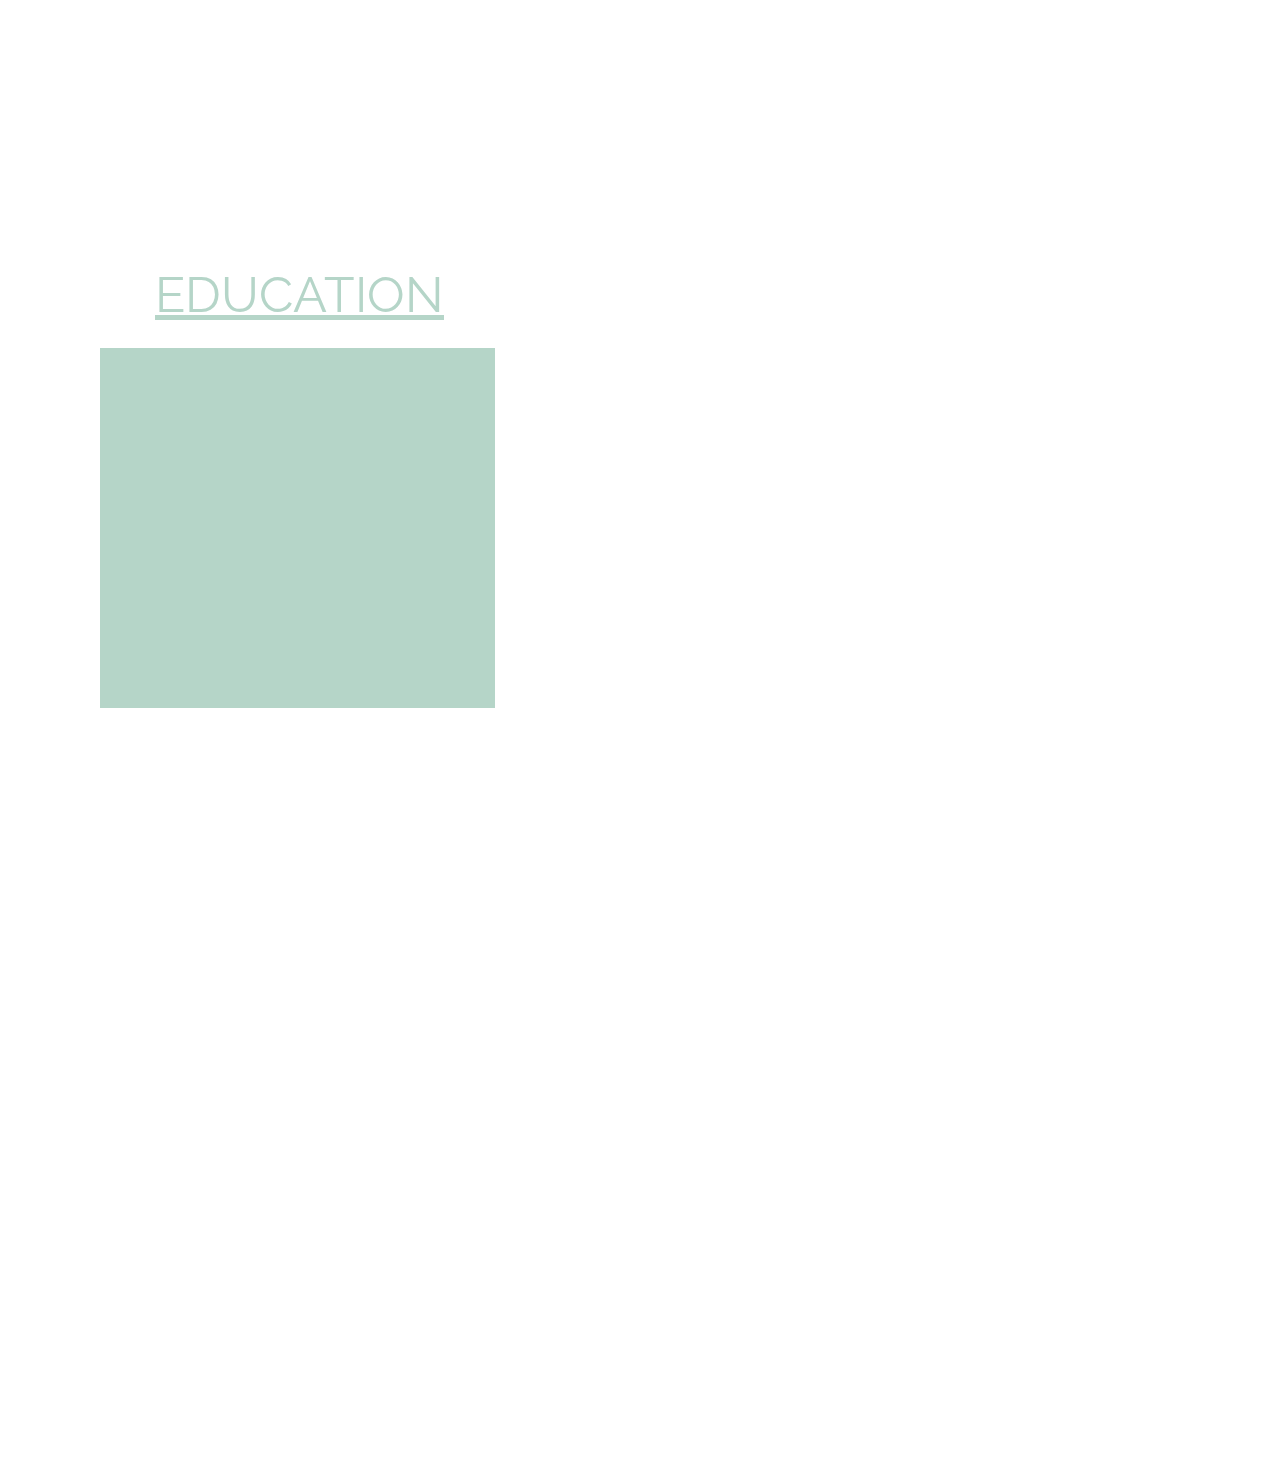
<file: Resume /index.html>
<!doctype html>
<html lang="en">
<head>




<!--Boostrap CSS-->
<link rel="stylesheet" href="https://stackpath.bootstrapcdn.com/bootstrap/4.4.1/css/bootstrap.min.css" integrity="sha384-Vkoo8x4CGsO3+Hhxv8T/Q5PaXtkKtu6ug5TOeNV6gBiFeWPGFN9MuhOf23Q9Ifjh" crossorigin="anonymous">

<!-- My Local Styleheet-->
<link rel="stylesheet" type="text/css" href="style.css">


<!-- Google Font Styles-->
<link rel="preconnect" href="https://fonts.googleapis.com">
<link rel="preconnect" href="https://fonts.gstatic.com" crossorigin>
<link href="https://fonts.googleapis.com/css2?family=Raleway:wght@300;400;500;600;700&display=swap" rel="stylesheet">
  </head>

  <body>
<!--Boostrap NavBar Start-->

<nav class="navbar navbar-expand-lg navbar-light bg-light">

  <a class="navbar-brand" href="#">Josh Caplan's Resume</a>

  <button class="navbar-toggler" type="button" data-toggle="collapse" data-target="#navbarSupportedContent" aria-controls="navbarSupportedContent" aria-expanded="false" aria-label="Toggle navigation">

    <span class="navbar-toggler-icon"></span>

  </button>


  <div class="collapse navbar-collapse" id="navbarSupportedContent">

    <ul class="navbar-nav mr-auto">

      <li class="nav-item active">

        <a class="nav-link" href="#EXPERIENCE"> Experience <span class="sr-only"></span></a>

      </li>

      <li class="nav-item">

        <a class="nav-link" href="#EDUCATION">Education</a>

      </li>

      <li class="nav-item dropdown">

        <a class="nav-link dropdown-toggle" href="#" id="navbarDropdown" role="button" data-toggle="dropdown" aria-haspopup="true" aria-expanded="false">

          More

        </a>

        <div class="dropdown-menu" aria-labelledby="navbarDropdown">

          <a class="dropdown-item" href="#SKILLS">Skills</a>

          <a class="dropdown-item" href="#LINKS">Links</a>


        </div>

      </li>


    </ul>


  </div>

</nav>
    <!--Boostrap NavBar End-->

<div class="container">

  <div id="boxC">
    <img src="Newspaper.jpg" align="right" height=200px width=1000px>
    <p id="name"> Josh Caplan</p>
    <p id="titletop"> Journalism Student at the University of Maryland</p>
  </div>

<img id="headshot"src="headshot.jpeg">
<a href="https://www.linkedin.com/in/joshua-caplan-206454203/"><img id="links" src="LinkedIn.jpg"></a>
<a href="https://twitter.com/josh_caplan11"><img id="links" src="Twitter.jpg"></a>
<a href="https://github.com/jcaplan11/Josh-Caplan-Jour352"><img id="links" src="Github.jpg"></a>
<a href="mailto:"joshcaplan243@gmail.com> <img id="links" src="Gmail.jpg"> </a>


  <h1 id="headlinec">Experience</h1>


    <div class="col-md-6" id="boxL">

    <p id="title"> Production Assistant </p>
    <p id="location"> Big Ten Network Student U @ UMD</p>
    <p id="time">March 2020 - Present</p>
    <p id="description"> As a production assistant, I have worked multiple positions on our staff for multiple sports across the shortened 2020 spring season, as well as the jam-packed 2021 winter and spring seasons. This includes being on graphics for multiple Maryland Men’s Lacrosse, Women’s Lacrosse, Men’s Soccer, and Women’s Soccer games and running a camera during Men’s Soccer and Baseball games.</p>

  <p id="boxL">
    <p id="title"> Camp Counselor </p>
    <p id="location"> Graydon Pool Day Camp, Ridgewood NJ</p>
    <p id="time">July 2019 - August 2019</p>
    <p id="description"> As a counselor of around 30 third and fourth graders, I helped in everything from signing my group up for certain activities around the camp, taking attendance every morning, going swimming with the group, and making sure each kid was dropped off and picked up by a parent or guardian every morning and afternoon. </p>
  </p>

  <p id="headlineL">Education</p>
  <p id="boxL">
    <p id="title"> Bachelor’s Degree in Journalism with a Sports Specification, Minor in History </p>
    <p id="location"> Philip Merrill College of Journalism, University of Maryland, College Park</p>
    <p id="time">August 2019 - May 2023</p>
  </p>

</div>




    <div class="col-md-6" id="boxR">

    <p id="title"> Color Commentator </p>
    <p id="location"> Big Ten Network Student U @ UMD</p>
    <p id="time">March 2020 - Present</p>
    <p id="description"> This spring, I was also able to work as a color commentator for the Maryland Women’s Soccer team for two of their games in College Park this spring through our BTN Student U, and hope to not only continue commentating for the women’s team this fall but the men’s team as well. </p>



  <p id="boxR">
    <p id="title"> U.S. Soccer Federation Accredited Coach </p>
    <p id="location"> U.S. Soccer Federation</p>
    <p id="time">June 2015 - Present</p>
    <p id="description"> Through a fully online course with the United States Soccer Federation, I was able to obtain my National Level F coaching license, which has allowed me to help assist head coaches in my area with training sessions, as well as run my own private training sessions over multiple summers with individuals or small groups. </p>
  </p>




<p id="headlineR">Skills</p>
<p id="boxR">
  <li id="title"> Organization</li>
  <li id="title"> Communication</li>
  <li id="title"> Knowledge of the Production of a Live Event </li>
  <li id="title">Leadership</li>

</p>
</div>



<p id="footer">Josh Caplan</p>
<p id="footer">Copyright 2021 </p>
















<script src="https://code.jquery.com/jquery-3.4.1.slim.min.js" integrity="sha384-J6qa4849blE2+poT4WnyKhv5vZF5SrPo0iEjwBvKU7imGFAV0wwj1yYfoRSJoZ+n" crossorigin="anonymous"></script>
<script src="https://cdn.jsdelivr.net/npm/popper.js@1.16.0/dist/umd/popper.min.js" integrity="sha384-Q6E9RHvbIyZFJoft+2mJbHaEWldlvI9IOYy5n3zV9zzTtmI3UksdQRVvoxMfooAo" crossorigin="anonymous"></script>
<script src="https://stackpath.bootstrapcdn.com/bootstrap/4.4.1/js/bootstrap.min.js" integrity="sha384-wfSDF2E50Y2D1uUdj0O3uMBJnjuUD4Ih7YwaYd1iqfktj0Uod8GCExl3Og8ifwB6" crossorigin="anonymous"></script>
  </body>

  </html>
</file>
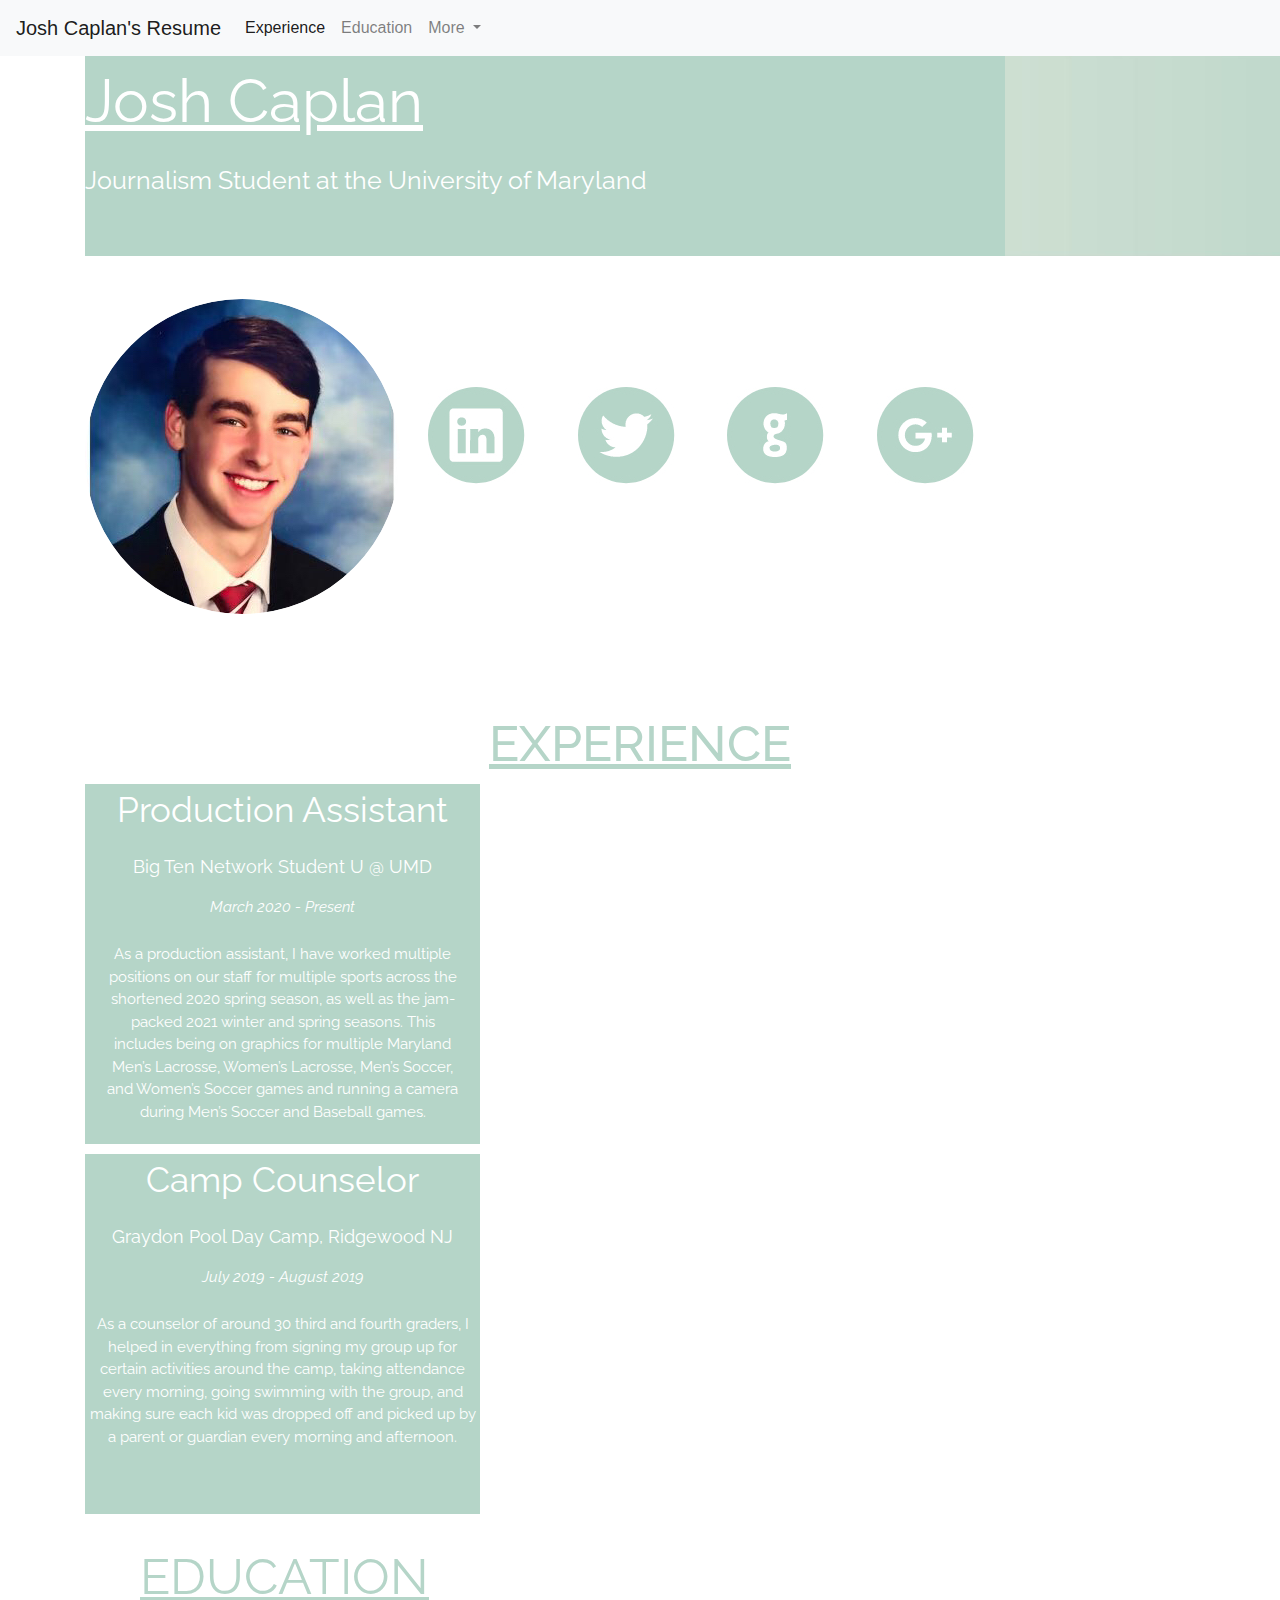
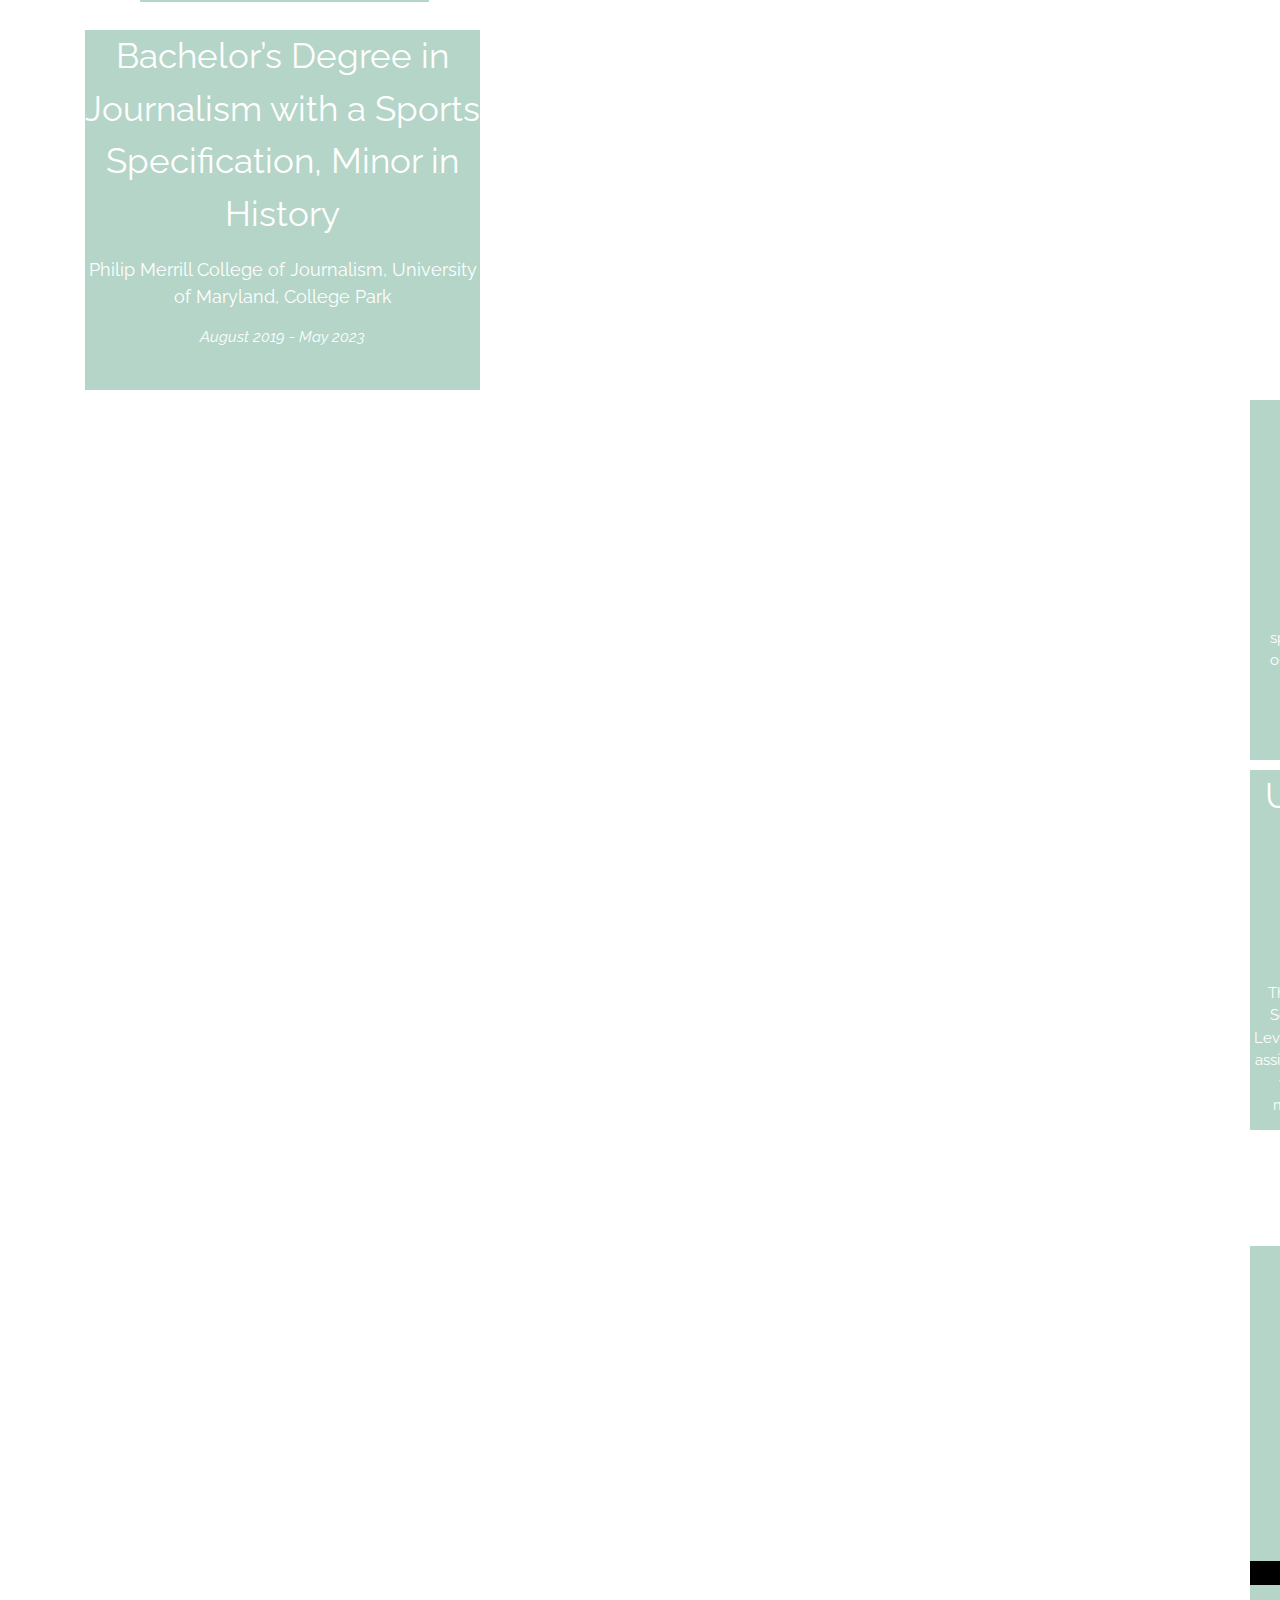
<file: Resume/index.html>
<!doctype html>
<html lang="en">
<head>




<!--Boostrap CSS-->
<link rel="stylesheet" href="https://stackpath.bootstrapcdn.com/bootstrap/4.4.1/css/bootstrap.min.css" integrity="sha384-Vkoo8x4CGsO3+Hhxv8T/Q5PaXtkKtu6ug5TOeNV6gBiFeWPGFN9MuhOf23Q9Ifjh" crossorigin="anonymous">

<!-- My Local Styleheet-->
<link rel="stylesheet" type="text/css" href="style.css">


<!-- Google Font Styles-->
<link rel="preconnect" href="https://fonts.googleapis.com">
<link rel="preconnect" href="https://fonts.gstatic.com" crossorigin>
<link href="https://fonts.googleapis.com/css2?family=Raleway:wght@300;400;500;600;700&display=swap" rel="stylesheet">
  </head>

  <body>
<!--Boostrap NavBar Start-->

<nav class="navbar navbar-expand-lg navbar-light bg-light">

  <a class="navbar-brand" href="#">Josh Caplan's Resume</a>

  <button class="navbar-toggler" type="button" data-toggle="collapse" data-target="#navbarSupportedContent" aria-controls="navbarSupportedContent" aria-expanded="false" aria-label="Toggle navigation">

    <span class="navbar-toggler-icon"></span>

  </button>


  <div class="collapse navbar-collapse" id="navbarSupportedContent">

    <ul class="navbar-nav mr-auto">

      <li class="nav-item active">

        <a class="nav-link" href="#EXPERIENCE"> Experience <span class="sr-only"></span></a>

      </li>

      <li class="nav-item">

        <a class="nav-link" href="#EDUCATION">Education</a>

      </li>

      <li class="nav-item dropdown">

        <a class="nav-link dropdown-toggle" href="#" id="navbarDropdown" role="button" data-toggle="dropdown" aria-haspopup="true" aria-expanded="false">

          More

        </a>

        <div class="dropdown-menu" aria-labelledby="navbarDropdown">

          <a class="dropdown-item" href="#SKILLS">Skills</a>

          <a class="dropdown-item" href="#LINKS">Links</a>


        </div>

      </li>


    </ul>


  </div>

</nav>
    <!--Boostrap NavBar End-->

<div class="container">

  <div id="boxC">
    <img src="Newspaper.jpg" align="right" height=200px width=1000px>
    <p id="name"> Josh Caplan</p>
    <p id="titletop"> Journalism Student at the University of Maryland</p>
  </div>

<img id="headshot"src="headshot.jpeg">
<a href="https://www.linkedin.com/in/joshua-caplan-206454203/"><img id="links" src="LinkedIn.jpg"></a>
<a href="https://twitter.com/josh_caplan11"><img id="links" src="Twitter.jpg"></a>
<a href="https://github.com/jcaplan11/Josh-Caplan-Jour352"><img id="links" src="Github.jpg"></a>
<a href="mailto:"joshcaplan243@gmail.com> <img id="links" src="Gmail.jpg"> </a>


  <h1 id="headlinec">Experience</h1>


    <div class="col-md-6" id="boxL">

    <p id="title"> Production Assistant </p>
    <p id="location"> Big Ten Network Student U @ UMD</p>
    <p id="time">March 2020 - Present</p>
    <p id="description"> As a production assistant, I have worked multiple positions on our staff for multiple sports across the shortened 2020 spring season, as well as the jam-packed 2021 winter and spring seasons. This includes being on graphics for multiple Maryland Men’s Lacrosse, Women’s Lacrosse, Men’s Soccer, and Women’s Soccer games and running a camera during Men’s Soccer and Baseball games.</p>
  </div>

  <div id="boxL">
    <p id="title"> Camp Counselor </p>
    <p id="location"> Graydon Pool Day Camp, Ridgewood NJ</p>
    <p id="time">July 2019 - August 2019</p>
    <p id="description"> As a counselor of around 30 third and fourth graders, I helped in everything from signing my group up for certain activities around the camp, taking attendance every morning, going swimming with the group, and making sure each kid was dropped off and picked up by a parent or guardian every morning and afternoon. </p>
  </div>

  <p id="headlineL">Education</p>
  <div id="boxL">
    <p id="title"> Bachelor’s Degree in Journalism with a Sports Specification, Minor in History </p>
    <p id="location"> Philip Merrill College of Journalism, University of Maryland, College Park</p>
    <p id="time">August 2019 - May 2023</p>
  </div>

</div>




    <div class="col-md-6" id="boxR">

    <p id="title"> Color Commentator </p>
    <p id="location"> Big Ten Network Student U @ UMD</p>
    <p id="time">March 2020 - Present</p>
    <p id="description"> This spring, I was also able to work as a color commentator for the Maryland Women’s Soccer team for two of their games in College Park this spring through our BTN Student U, and hope to not only continue commentating for the women’s team this fall but the men’s team as well. </p>

  </div>


  <div id="boxR">
    <p id="title"> U.S. Soccer Federation Accredited Coach </p>
    <p id="location"> U.S. Soccer Federation</p>
    <p id="time">June 2015 - Present</p>
    <p id="description"> Through a fully online course with the United States Soccer Federation, I was able to obtain my National Level F coaching license, which has allowed me to help assist head coaches in my area with training sessions, as well as run my own private training sessions over multiple summers with individuals or small groups. </p>

  </div>



<p id="headlineR">Skills</p>
<div id="boxR">
  <li id="title"> Organization</li>
  <li id="title"> Communication</li>
  <li id="title"> Knowledge of the Production of a Live Event </li>
  <li id="title">Leadership</li>



<p id="footer">Josh Caplan</p>
<p id="footer">Copyright 2021 </p>
















  <script src="https://code.jquery.com/jquery-3.4.1.slim.min.js" integrity="sha384-J6qa4849blE2+poT4WnyKhv5vZF5SrPo0iEjwBvKU7imGFAV0wwj1yYfoRSJoZ+n" crossorigin="anonymous"></script>
  <script src="https://cdn.jsdelivr.net/npm/popper.js@1.16.0/dist/umd/popper.min.js" integrity="sha384-Q6E9RHvbIyZFJoft+2mJbHaEWldlvI9IOYy5n3zV9zzTtmI3UksdQRVvoxMfooAo" crossorigin="anonymous"></script>
  <script src="https://stackpath.bootstrapcdn.com/bootstrap/4.4.1/js/bootstrap.min.js" integrity="sha384-wfSDF2E50Y2D1uUdj0O3uMBJnjuUD4Ih7YwaYd1iqfktj0Uod8GCExl3Og8ifwB6" crossorigin="anonymous"></script>
  </body>

  </html>
</file>
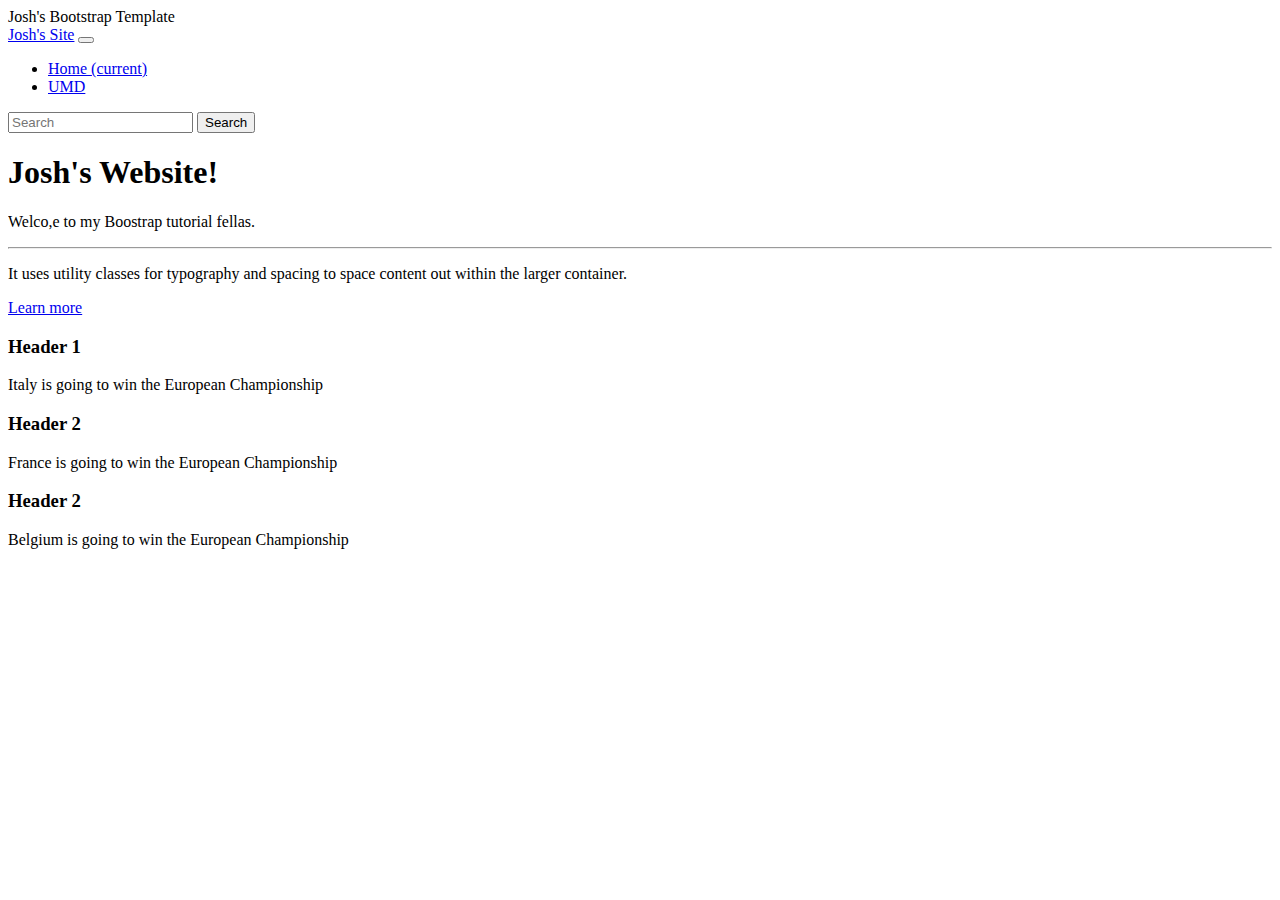
<file: bootstrap-template.html>
<!doctype html>
<html lang="en">
<head

  <title>Josh's Bootstrap Template</title>

<link href="https://cdn.jsdelivr.net/npm/bootstrap@5.0.1/dist/css/bootstrap.min.css" rel="stylesheet" integrity="sha384-+0n0xVW2eSR5OomGNYDnhzAbDsOXxcvSN1TPprVMTNDbiYZCxYbOOl7+AMvyTG2x" crossorigin="anonymous">

  </head>

  <body>
<!--Boostrap NavBar Start-->

    <nav class="navbar navbar-expand-lg navbar-light bg-light">
      <a class="navbar-brand" href="#">Josh's Site</a>
      <button class="navbar-toggler" type="button" data-toggle="collapse" data-target="#navbarSupportedContent" aria-controls="navbarSupportedContent" aria-expanded="false" aria-label="Toggle navigation">
        <span class="navbar-toggler-icon"></span>
      </button>

      <div class="collapse navbar-collapse" id="navbarSupportedContent">
        <ul class="navbar-nav mr-auto">
          <li class="nav-item active">
            <a class="nav-link" href="#">Home <span class="sr-only">(current)</span></a>
          </li>
          <li class="nav-item">
            <a class="nav-link" href="https://umd.edu">UMD</a>
          </li>


        </ul>
        <form class="form-inline my-2 my-lg-0">
          <input class="form-control mr-sm-2" type="search" placeholder="Search" aria-label="Search">
          <button class="btn btn-outline-success my-2 my-sm-0" type="submit">Search</button>
        </form>
      </div>
    </nav>
    <!--Boostrap NavBar End-->

    <!--Bootstrap Jumbotron Start-->
    <div class="jumbotron">
  <h1 class="display-4">Josh's Website!</h1>
  <p class="lead">Welco,e to my Boostrap tutorial fellas.</p>
  <hr class="my-4">
  <p>It uses utility classes for typography and spacing to space content out within the larger container.</p>
  <a class="btn btn-primary btn-lg" href="#" role="button">Learn more</a>
</div>
  <!--Boostrap Jumbotron End-->

  <!--Boostrap Grids Start-->
  <div class="container">


    <div class="row">
      <div class="col-md-4">
        <h3>Header 1</h3>
        <p>Italy is going to win the European Championship</p>

     </div>

      <div class="col-md-4">
        <h3> Header 2 </h3>
        <p>France is going to win the European Championship</p>

     </div>

        <div class="col-md-4">
          <h3> Header 2 </h3>
          <p>Belgium is going to win the European Championship</p>


       </div>

      </div>
  </div>




  <script src="https://code.jquery.com/jquery-3.4.1.slim.min.js" integrity="sha384-J6qa4849blE2+poT4WnyKhv5vZF5SrPo0iEjwBvKU7imGFAV0wwj1yYfoRSJoZ+n" crossorigin="anonymous"></script>
  <script src="https://cdn.jsdelivr.net/npm/popper.js@1.16.0/dist/umd/popper.min.js" integrity="sha384-Q6E9RHvbIyZFJoft+2mJbHaEWldlvI9IOYy5n3zV9zzTtmI3UksdQRVvoxMfooAo" crossorigin="anonymous"></script>
  <script src="https://stackpath.bootstrapcdn.com/bootstrap/4.4.1/js/bootstrap.min.js" integrity="sha384-wfSDF2E50Y2D1uUdj0O3uMBJnjuUD4Ih7YwaYd1iqfktj0Uod8GCExl3Og8ifwB6" crossorigin="anonymous"></script>
  </body>

  </html>
</file>
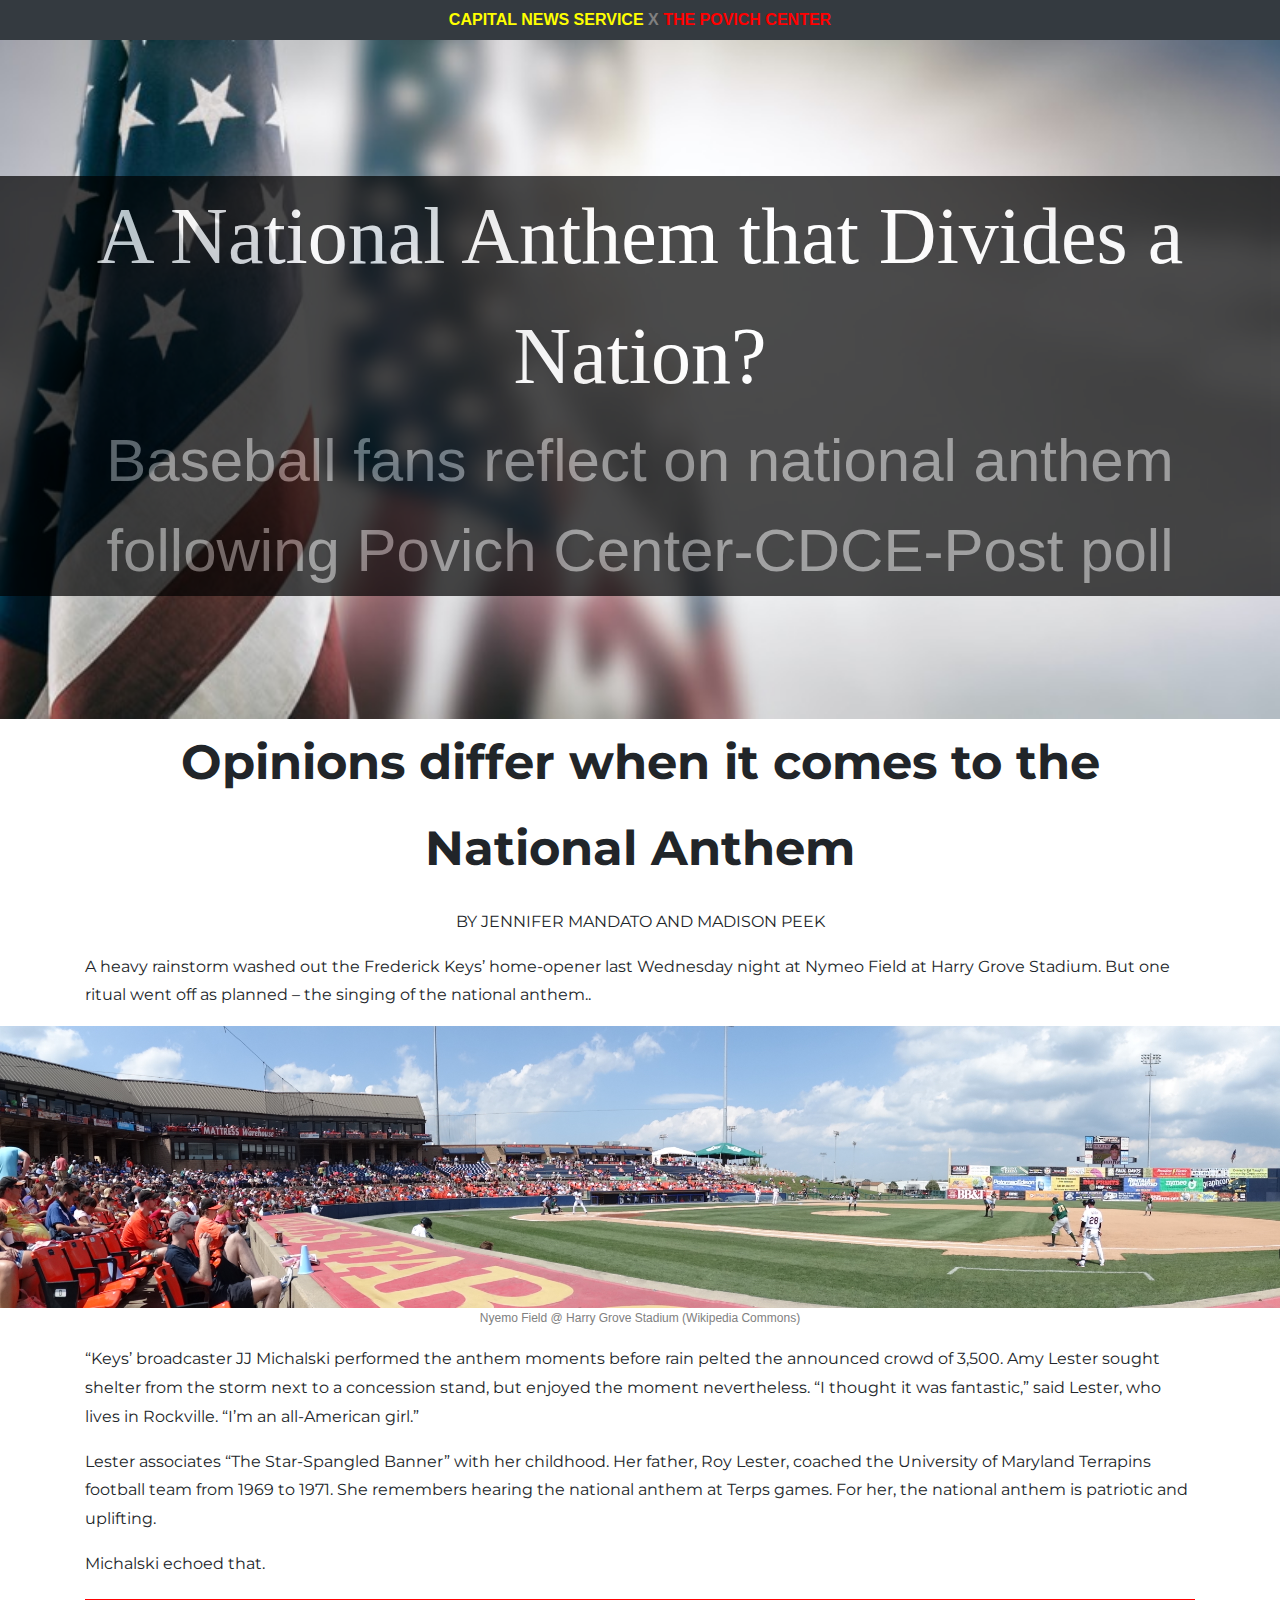
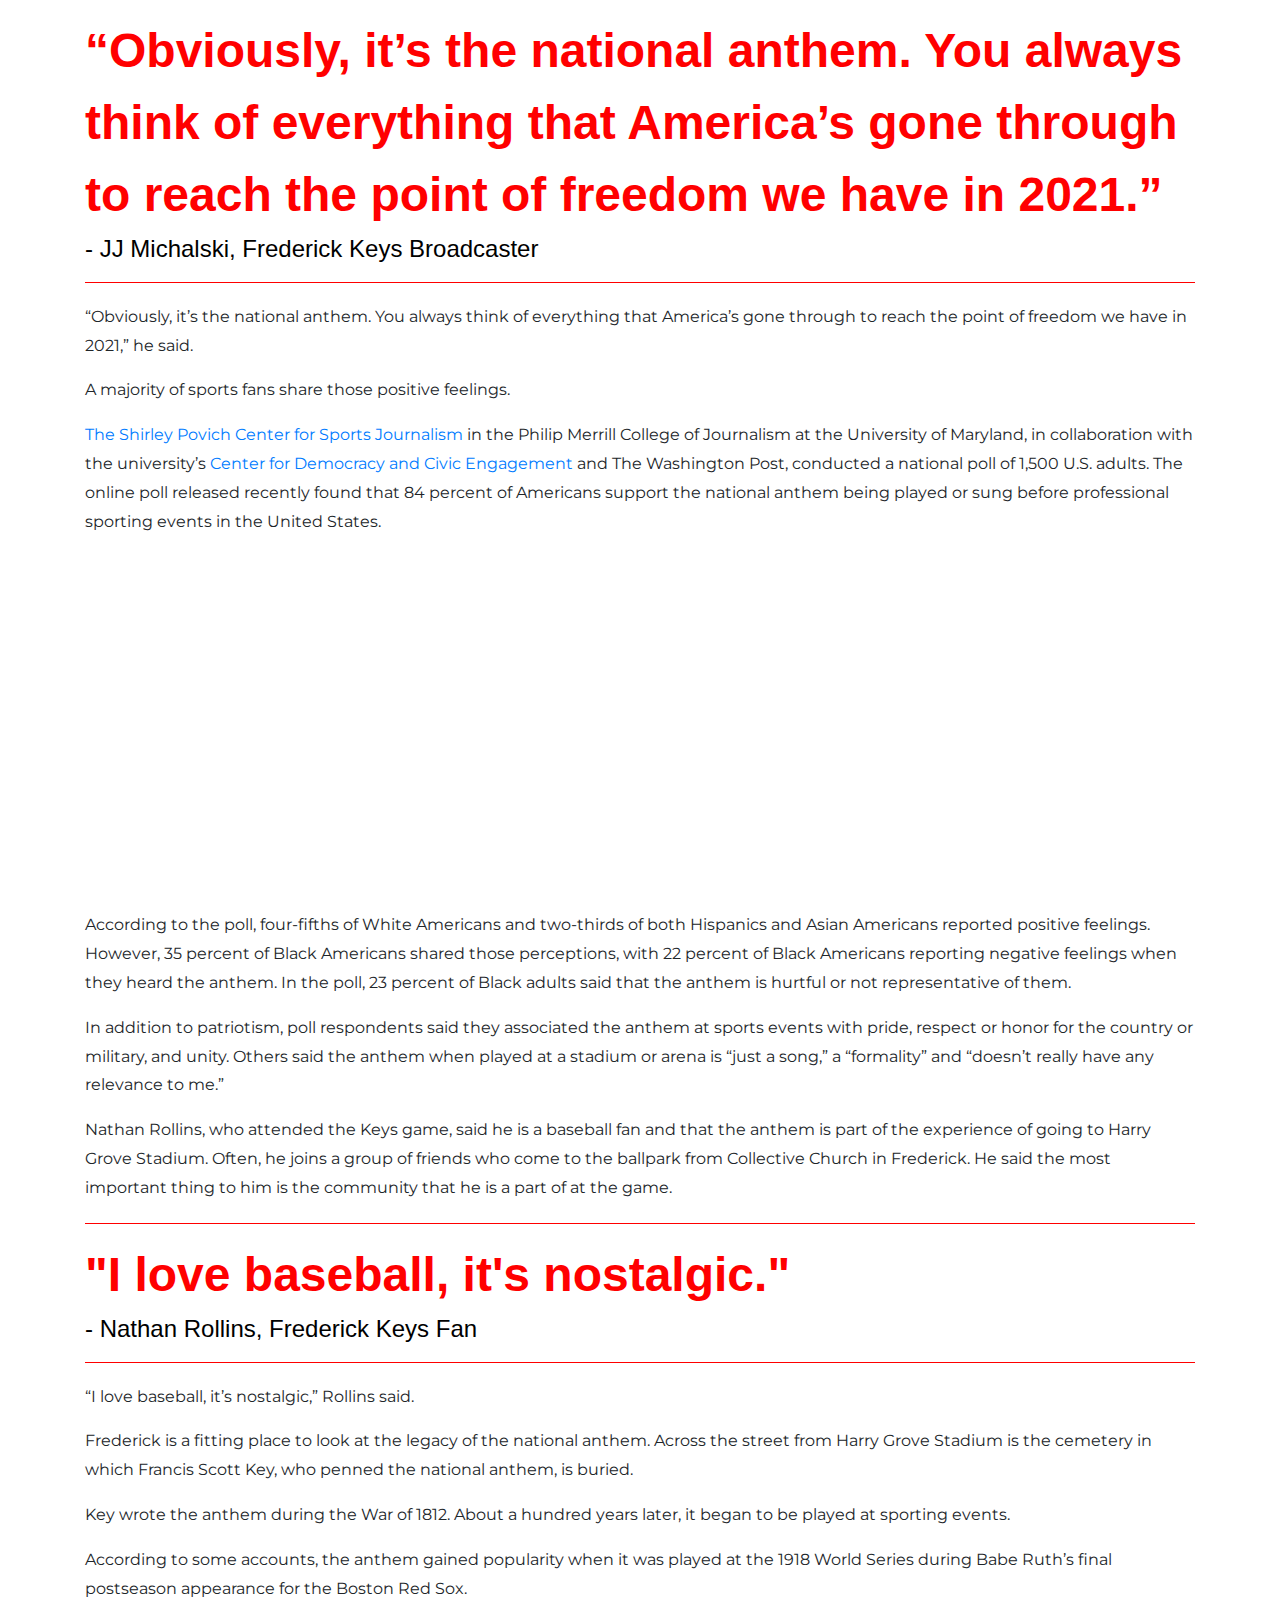
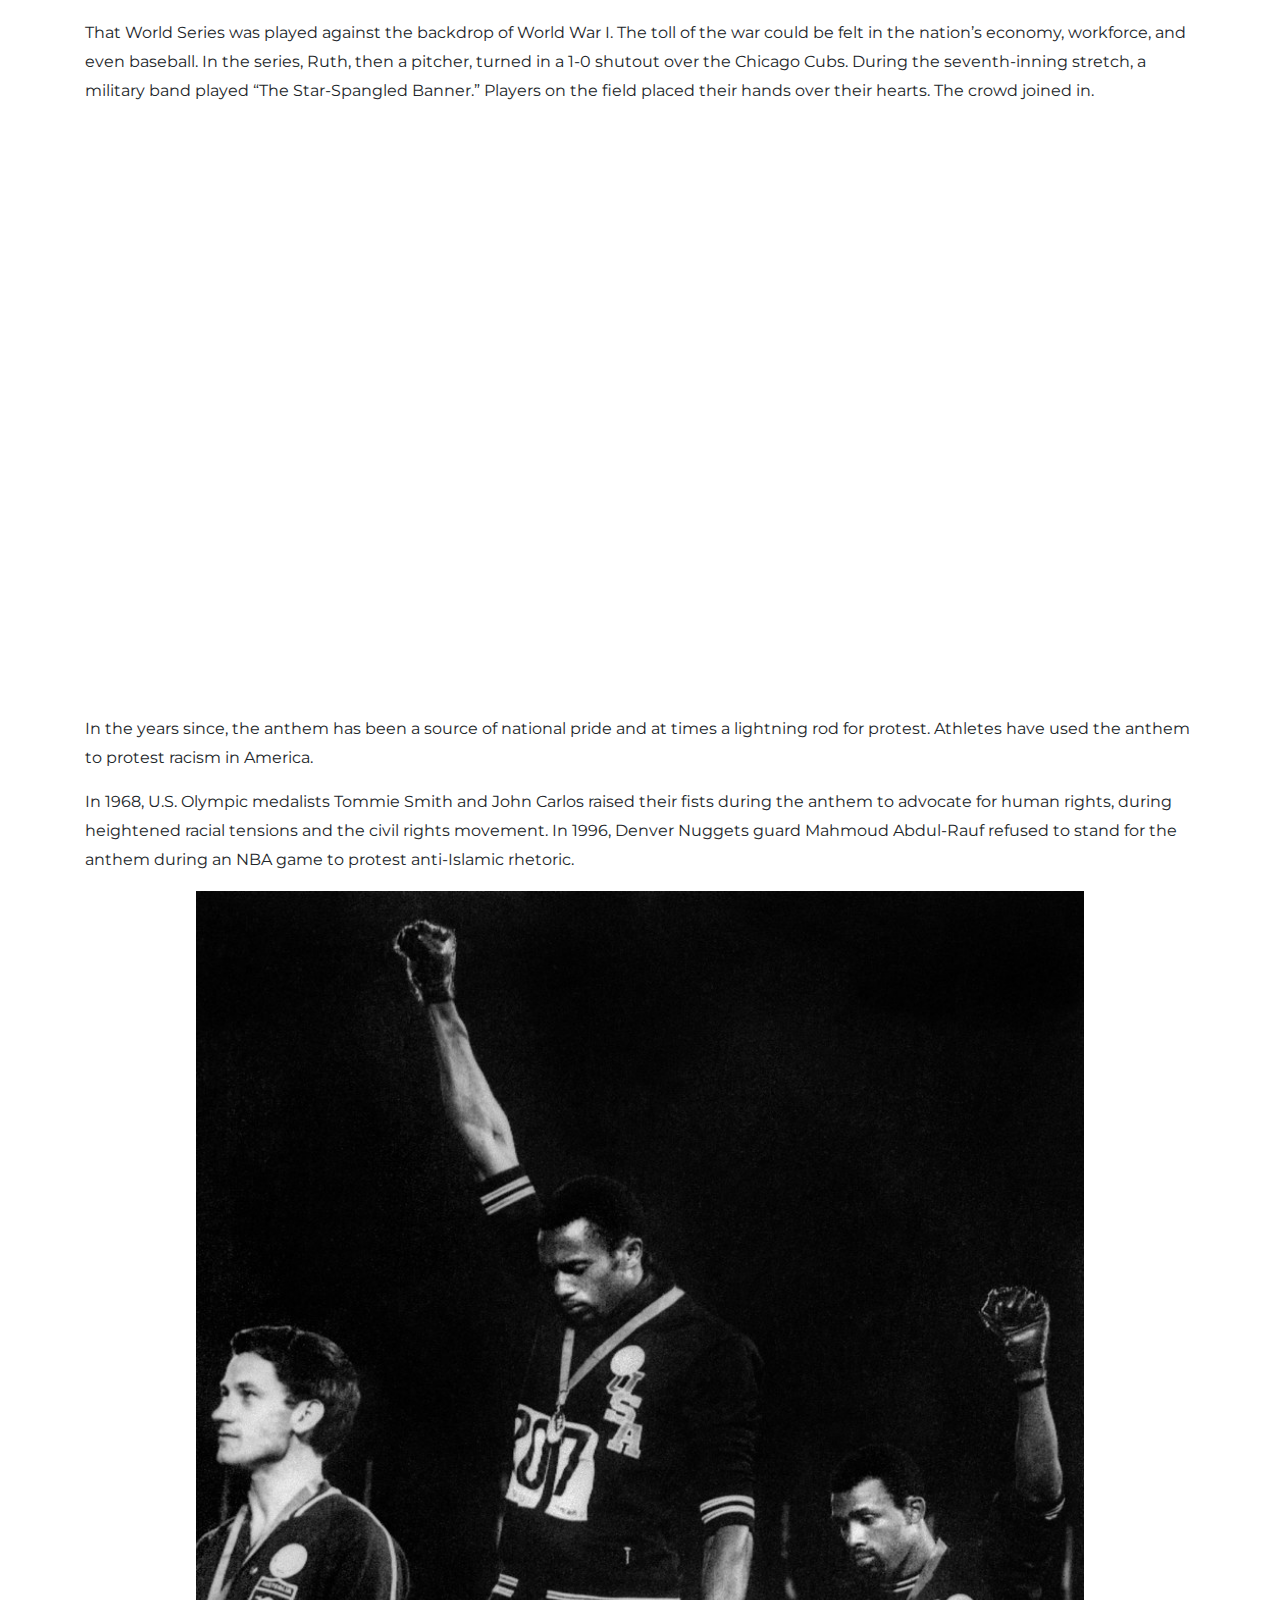
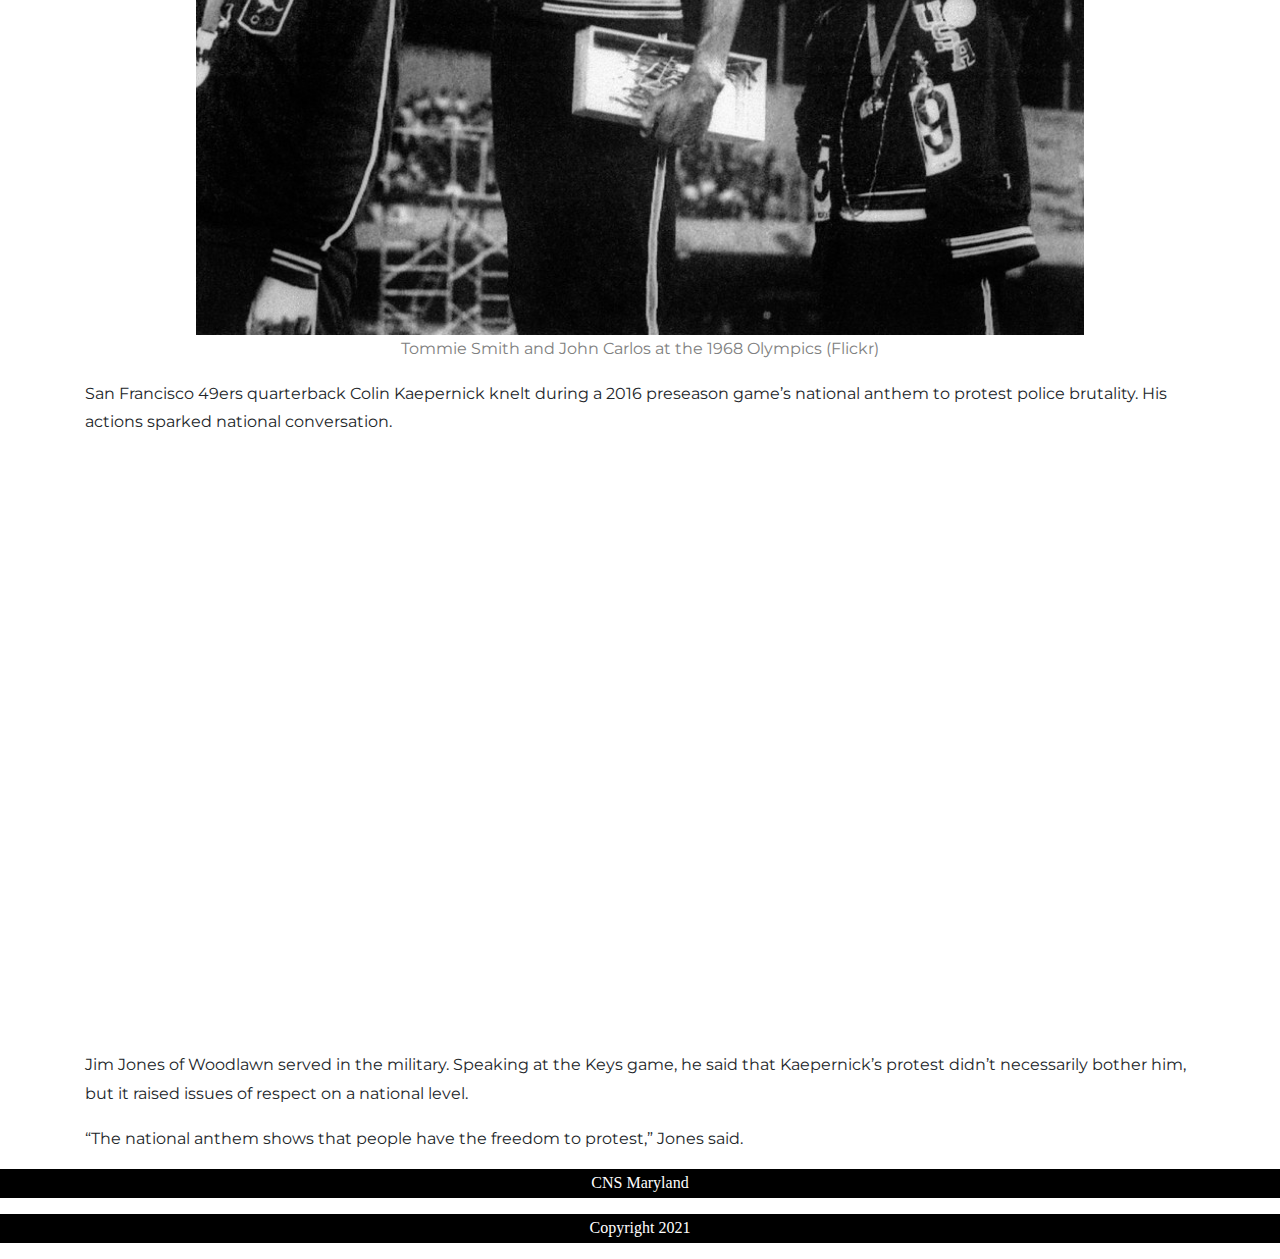
<file: final-project/final.html>
<!doctype html>
<html lang="en">
<head>




<!--Boostrap CSS-->
<link rel="stylesheet" href="https://stackpath.bootstrapcdn.com/bootstrap/4.4.1/css/bootstrap.min.css" integrity="sha384-Vkoo8x4CGsO3+Hhxv8T/Q5PaXtkKtu6ug5TOeNV6gBiFeWPGFN9MuhOf23Q9Ifjh" crossorigin="anonymous">
<!-- My Local Styleheet-->
<link rel="stylesheet" type="text/css" href="style.css">


<!-- Google Font Styles-->
<link rel="preconnect" href="https://fonts.gstatic.com">
<link href="https://fonts.googleapis.com/css2?family=Montserrat:wght@300;400;500;700;800;900&display=swap" rel="stylesheet">

  </head>

  <body>
    <nav class="navbar navbar-expand-lg navbar-dark bg-dark">

    <span class="nav-top"><span class="yellow"> Capital News Service </span><span class="gray"> X</span> <span class="red"> The Povich Center</span>
  </nav>

    <!-- Hero area-->

    <div class="hero-container">
      <img src="flag.jpg" class="hero-image">

    <div class="overlay">

    <div class="hero-head">A National Anthem that Divides a Nation?

    <div class="hero-sub">Baseball fans reflect on national anthem following Povich Center-CDCE-Post poll


  </div>
  </div>
  </div>
  </div>
<!-- End Hero-->



<div class="container">

  <p id="headline">Opinions differ when it comes to the National Anthem</p>
  <p id="byline">BY JENNIFER MANDATO AND MADISON PEEK</p>

<p id="chaptertext"> A heavy rainstorm washed out the Frederick Keys’ home-opener last Wednesday night at Nymeo Field at Harry Grove Stadium. But one ritual went off as planned – the singing of the national anthem..</p>
</div>

<img class="hero-image" src="keys.jpg">
<p class="hero-sub"> Nyemo Field @ Harry Grove Stadium (Wikipedia Commons) </p>

<div class="container">

<p id="chaptertext">“Keys’ broadcaster JJ Michalski performed the anthem moments before rain pelted the announced crowd of 3,500. Amy Lester sought shelter from the storm next to a concession stand, but enjoyed the moment nevertheless. “I thought it was fantastic,” said Lester, who lives in Rockville. “I’m an all-American girl.”</p>


<p id="chaptertext">Lester associates “The Star-Spangled Banner” with her childhood. Her father, Roy Lester, coached the University of Maryland Terrapins football team from 1969 to 1971. She remembers hearing the national anthem at Terps games. For her, the national anthem is patriotic and uplifting.</p>

<p id="chaptertext">Michalski echoed that.</p>

<div class="quote">
  “Obviously, it’s the national anthem. You always think of everything that America’s gone through to reach the point of freedom we have in 2021.”

<div class="quote-attribution">
  - JJ Michalski, Frederick Keys Broadcaster
</div>
</div>

<p id="chaptertext">“Obviously, it’s the national anthem. You always think of everything that America’s gone through to reach the point of freedom we have in 2021,” he said.


<p id="chaptertext">A majority of sports fans share those positive feelings.</p>

<p id="chaptertext"><a href="https://merrill.umd.edu/povich-center-sports-journalism">The Shirley Povich Center for Sports Journalism</a> in the Philip Merrill College of Journalism at the University of Maryland, in collaboration with the university’s<a href="https://cdce.umd.edu/"> Center for Democracy and Civic Engagement</a> and The Washington Post, conducted a national poll of 1,500 U.S. adults. The online poll released recently found that 84 percent of Americans support the national anthem being played or sung before professional sporting events in the United States.</p>

<!-- CHART EMOTIONS -->
<iframe title="Top Emotions Americans Feel when the National Anthem is played at Sporting Events" aria-label="Bar Chart" id="datawrapper-chart-0Rkwt" src="https://datawrapper.dwcdn.net/0Rkwt/4/" scrolling="no" frameborder="0" style="width: 0; min-width: 100% !important; border: none;" height="352"></iframe><script type="text/javascript">!function(){"use strict";window.addEventListener("message",(function(e){if(void 0!==e.data["datawrapper-height"]){var t=document.querySelectorAll("iframe");for(var a in e.data["datawrapper-height"])for(var r=0;r<t.length;r++){if(t[r].contentWindow===e.source)t[r].style.height=e.data["datawrapper-height"][a]+"px"}}}))}();
</script>

<p id="chaptertext">According to the poll, four-fifths of White Americans and two-thirds of both Hispanics and Asian Americans reported positive feelings. However, 35 percent of Black Americans shared those perceptions, with 22 percent of Black Americans reporting negative feelings when they heard the anthem. In the poll, 23 percent of Black adults said that the anthem is hurtful or not representative of them.</p>

<p id="chaptertext">In addition to patriotism, poll respondents said they associated the anthem at sports events with pride, respect or honor for the country or military, and unity. Others said the anthem when played at a stadium or arena is “just a song,” a “formality” and “doesn’t really have any relevance to me.”</p>


<p id="chaptertext">Nathan Rollins, who attended the Keys game, said he is a baseball fan and that the anthem is part of the experience of going to Harry Grove Stadium. Often, he joins a group of friends who come to the ballpark from Collective Church in Frederick. He said the most important thing to him is the community that he is a part of at the game.</p>

<div class="quote">
  "I love baseball, it's nostalgic."
<div class="quote-attribution">
  - Nathan Rollins, Frederick Keys Fan
</div>
</div>

<p id="chaptertext">“I love baseball, it’s nostalgic,” Rollins said.</p>

<p id="chaptertext">Frederick is a fitting place to look at the legacy of the national anthem. Across the street from Harry Grove Stadium is the cemetery in which Francis Scott Key, who penned the national anthem, is buried.</p>

<p id="chaptertext">Key wrote the anthem during the War of 1812. About a hundred years later, it began to be played at sporting events.</p>

<p id="chaptertext"> According to some accounts, the anthem gained popularity when it was played at the 1918 World Series during Babe Ruth’s final postseason appearance for the Boston Red Sox.</p>


<p id="chaptertext">That World Series was played against the backdrop of World War I. The toll of the war could be felt in the nation’s economy, workforce, and even baseball. In the series, Ruth, then a pitcher, turned in a 1-0 shutout over the Chicago Cubs. During the seventh-inning stretch, a military band played “The Star-Spangled Banner.” Players on the field placed their hands over their hearts. The crowd joined in.</p>

<iframe title="Are Americans In Favor or Against playing the National Anthem at Sporting Events?" aria-label="chart" id="datawrapper-chart-TtFkU" src="https://datawrapper.dwcdn.net/TtFkU/2/" scrolling="no" frameborder="0" style="width: 0; min-width: 100% !important; border: none;" height="586"></iframe><script type="text/javascript">!function(){"use strict";window.addEventListener("message",(function(e){if(void 0!==e.data["datawrapper-height"]){var t=document.querySelectorAll("iframe");for(var a in e.data["datawrapper-height"])for(var r=0;r<t.length;r++){if(t[r].contentWindow===e.source)t[r].style.height=e.data["datawrapper-height"][a]+"px"}}}))}();
</script>

<p id="chaptertext">In the years since, the anthem has been a source of national pride and at times a lightning rod for protest. Athletes have used the anthem to protest racism in America.</p>

<p id="chaptertext">In 1968, U.S. Olympic medalists Tommie Smith and John Carlos raised their fists during the anthem to advocate for human rights, during heightened racial tensions and the civil rights movement. In 1996, Denver Nuggets guard Mahmoud Abdul-Rauf refused to stand for the anthem during an NBA game to protest anti-Islamic rhetoric.</p>

<img src="fist.jpg" class="images">
<p class="caption"> Tommie Smith and John Carlos at the 1968 Olympics (Flickr)</p>

<p id="chaptertext">San Francisco 49ers quarterback Colin Kaepernick knelt during a 2016 preseason game’s national anthem to protest police brutality. His actions sparked national conversation.</p>

<iframe title="Is your state In Favor or Against Taking a Knee during the National Anthem?  " aria-label="Map" id="datawrapper-chart-Dxpsb" src="https://datawrapper.dwcdn.net/Dxpsb/3/" scrolling="no" frameborder="0" style="width: 0; min-width: 100% !important; border: none;" height="591"></iframe><script type="text/javascript">!function(){"use strict";window.addEventListener("message",(function(e){if(void 0!==e.data["datawrapper-height"]){var t=document.querySelectorAll("iframe");for(var a in e.data["datawrapper-height"])for(var r=0;r<t.length;r++){if(t[r].contentWindow===e.source)t[r].style.height=e.data["datawrapper-height"][a]+"px"}}}))}();
</script>


<p id="chaptertext">Jim Jones of Woodlawn served in the military. Speaking at the Keys game, he said that Kaepernick’s protest didn’t necessarily bother him, but it raised issues of respect on a national level.</p>


<p id="chaptertext">“The national anthem shows that people have the freedom to protest,” Jones said.</p>




</div>

<p id="footer">CNS Maryland</p>
<p id="footer">Copyright 2021 </p>












<!--jQuery first, then Popper.js, then Bootstrap.js-->
  <script src="https://code.jquery.com/jquery-3.4.1.slim.min.js" integrity="sha384-J6qa4849blE2+poT4WnyKhv5vZF5SrPo0iEjwBvKU7imGFAV0wwj1yYfoRSJoZ+n" crossorigin="anonymous"></script>
  <script src="https://cdn.jsdelivr.net/npm/popper.js@1.16.0/dist/umd/popper.min.js" integrity="sha384-Q6E9RHvbIyZFJoft+2mJbHaEWldlvI9IOYy5n3zV9zzTtmI3UksdQRVvoxMfooAo" crossorigin="anonymous"></script>
  <script src="https://stackpath.bootstrapcdn.com/bootstrap/4.4.1/js/bootstrap.min.js" integrity="sha384-wfSDF2E50Y2D1uUdj0O3uMBJnjuUD4Ih7YwaYd1iqfktj0Uod8GCExl3Og8ifwB6" crossorigin="anonymous"></script>
  </body>

  </html>
</file>
<file: Basic-Resume/style.css>
/* Styles for Resume */
body {
font-family: 'Open Sans', Arial, sans-serif;
  color:#444;
  font-weight:400;
}
/* NAME */
#name {
  color:#33485e;
  text-transform:uppercase;
  text-align:center;
  font-size:3em;
  border-bottom:1px solid #33485e;
  width:60%;
  min-width:300px;
  margin:0 auto;
}
/* TITLE */
#title {
  color:#33485e;
  text-transform:uppercase;
  font-size:1.5em;
  font-weight:600;
  text-align:center;
  margin-top:20px;
  margin-bottom:0px;
  margin-right:0px;
  margin-left:0px;
        }
/* SECTION TITLES */
.sectionheader {
font-size:1.5em;
text-transform:uppercase;
background-color:#33485e;
color:#ffffff;
font-weight:400;
margin-top:20px;
margin-bottom:10px;
margin-left:0px;
margin-right:0px;
width:70%;
min-width:300px;
    }
/* JOB TITLES */
.jobtitle {
  font-weight:600;
  font-size:1.5em;
  }
/* JOB ORGANIZATIONS */
.organizaton {
  font-weight:400;
  font-size:1.25em;
  }
/* JOB DATES */
.date {
  font-weight:400;
  font-size:1em;
  font-style: italic;
  margin-top:10px;
  margin-bottom:10px;
  margin-left:0px;
  margin-right:0px;
    }
li {
  font-size:1em;
    }
#container{
  width:100%;
  max-width:1200px;
  margin:0 auto;
}
.menu{
  margin:0;
  padding:0;
  text-align:center;
  display:inline;
}
#degrees{
  margin-top:5px;
  margin-bottom:0px;
  margin-right:0px;
  margin-left:0px;
}
#do{
  margin-top:5px;
  margin-bottom:0px;
  margin-right:0px;
  margin-left:0px;
}
</file>
<file: climate-crisis-story/style.css>
#headline {
  font-size: 3em;
  font-weight:700;
  text-align: center;
  font-family: 'Montserrat', sans-serif;
}

#byline {
  font-size: 1em;
  font-family: 'Montserrat', sans-serif;
  text-transform: uppercase;
  text-align: center;
}

p {
  font-family: Georgia, serif;
  line-height: 180%;
  font-size: 1em;
}

#chapter {
  font-family: 'Montserrat', sans-serif;
  font-size: 1em;
  text-transform: uppercase;
  font-weight: bold;
  text-align: left;
}
#chaptertext {
  font-family: 'Montserrat', sans-serif;
  font-size: 1em;
}
.images {
  display: block;
  margin-left: auto;
  margin-right: auto;
  width: 80%;
  }

.caption {
font-family: 'Montserrat', sans-serif;
color:grey;
text-align: center;
}

#footer{
  background-color: black;
  color: white;
  text-align: center;
  width:100%;
  
}

.nav-top{
  color:#fff;
  margin:auto;
  text-transform:uppercase;
  font-weight:700;
}
.orange{
  color: orange;
}

.hero-container{
  position:relative;
  text-align:center;
  color:white;
}

.hero-image{
  width: 100%;
}

.overlay{
  position: absolute;
  top: 20%;
  width: 100%;
  background-color:#000;
  opacity:.7;
}
.hero-head{
  font-family: 'Playfair Display', serif;
  font-size: 5em;
  color: #fff;
  margin: 0 auto;
}
.hero-sub{
  font-family: sans-serif;
  font-size: .3em;
}

/* Pull Quote */
.quote{
  font-family: 'Monsteratt', sans-serif;
  color: orange;
  font-size:3em;
  font-weight: 700;
  text-align: left;
  padding: 15px 0 15px 0;
  border-top: 1px solid orange;
  border-bottom: 1px solid orange;
  margin-top: 20px;
  margin-bottom: 20px;
}
.quote-attribution{
  font-size: .5em;
  font-family: 'Monsteratt', sans-serif;
  font-weight: 100;
  text-align: left;
  color: #000;
}



/* Media Queries */
@media (max-width:650px) {
 .hero-head{
  font-size:1.5em;
  }
}
</file>
<file: External/style.css>
#headline {
  font-size: 18px;
  color: blue;
}
</file>
<file: Resume /style.css>
#footer{
  background-color: black;
  color: white;
  text-align: center;
}

#headshot{
  border: 25px;
  border-color: white;
  margin-top: 43px;
  border-radius: 360px;
}

#links{
  margin-left:24px;
  margin-right:24px;
}

#boxL{
  background-color: #B5D5C8;
  width: 395px;
  height: 360px;
  margin-top: 10px;
  margin-right:1250px;
}

#listL{
  margin-left: 100px;
}

#boxR {
  background-color: #B5D5C8;
  width: 395px;
  height: 360px;
  margin-left: 1250px;
  margin-top: 10px;
  align: right;
}

#listR{
  margin-right: 1000px;
  align-items: auto;
}

#boxC {
  background-color: #B5D5C8;
  width: 1920px;
  height: 200px;
}

#name {
  color: white;
  font-family: 'Raleway', sans-serif;
  text-decoration: underline;
  font-size: 60px;
}

#titletop{
  color: white;
  font-family: 'Raleway', sans-serif;
  font-size: 25px;
}
#imgtop{
  height: 200px;
  align:right;
}

#headlinec {
  font-family: 'Raleway', sans-serif;
  text-align: center;
  color: #B5D5C8;
  text-decoration: underline;
  font-size: 50px;
  margin-top: 100px;
  text-transform: uppercase;
}
#headlineL{
  font-family: 'Raleway', sans-serif;
  margin-top: 25px;
  color: #B5D5C8;
  text-decoration: underline;
  font-size: 50px;
  margin-left: 55px;
  text-transform: uppercase;
}

#headlineR {
  font-family: 'Raleway', sans-serif;
  margin-top: 25px;
  color: #B5D5C8;
  text-decoration: underline;
  font-size: 50px;
  margin-left: 1375px;
  text-transform: uppercase;
}


#title{
  text-align: center;
  font-family: 'Raleway', sans-serif;
  color: white;
  font-size: 35px;
}
#location{
  text-align:center;
  font-family: 'Raleway', sans-serif;
  color:white;
  font-size: 18px;
}
#time{
  text-align:center;
  font-family: 'Raleway', sans-serif;
  color:white;
  font-size: 15px;
  font-style: italic;
}
#description{
  text-align: center;
  font-family: 'Raleway', sans-serif;
  color:white;
  font-size: 15px;
  margin-top: 25px;
}
#footer{
  background-color: black;
  color: white;
  text-align: center;
  width: auto;
  width: 1920px;
}
</file>
<file: Resume/style.css>
#footer{
  background-color: black;
  color: white;
  text-align: center;
}

#headshot{
  border: 25px;
  border-color: white;
  margin-top: 43px;
  border-radius: 360px;
}

#links{
  margin-left:24px;
  margin-right:24px;
}

#boxL{
  background-color: #B5D5C8;
  width: 395px;
  height: 360px;
  margin-top: 10px;
  margin-right:1250px;
}

#listL{
  margin-left: 100px;
}

#boxR {
  background-color: #B5D5C8;
  width: 395px;
  height: 360px;
  margin-left: 1250px;
  margin-top: 10px;
  align: right;
}

#listR{
  margin-right: 1000px;
  align-items: auto;
}

#boxC {
  background-color: #B5D5C8;
  width: 1920px;
  height: 200px;
}

#name {
  color: white;
  font-family: 'Raleway', sans-serif;
  text-decoration: underline;
  font-size: 60px;
}

#titletop{
  color: white;
  font-family: 'Raleway', sans-serif;
  font-size: 25px;
}
#imgtop{
  height: 200px;
  align:right;
}

#headlinec {
  font-family: 'Raleway', sans-serif;
  text-align: center;
  color: #B5D5C8;
  text-decoration: underline;
  font-size: 50px;
  margin-top: 100px;
  text-transform: uppercase;
}
#headlineL{
  font-family: 'Raleway', sans-serif;
  margin-top: 25px;
  color: #B5D5C8;
  text-decoration: underline;
  font-size: 50px;
  margin-left: 55px;
  text-transform: uppercase;
}

#headlineR {
  font-family: 'Raleway', sans-serif;
  margin-top: 25px;
  color: #B5D5C8;
  text-decoration: underline;
  font-size: 50px;
  margin-left: 1375px;
  text-transform: uppercase;
}


#title{
  text-align: center;
  font-family: 'Raleway', sans-serif;
  color: white;
  font-size: 35px;
}
#location{
  text-align:center;
  font-family: 'Raleway', sans-serif;
  color:white;
  font-size: 18px;
}
#time{
  text-align:center;
  font-family: 'Raleway', sans-serif;
  color:white;
  font-size: 15px;
  font-style: italic;
}
#description{
  text-align: center;
  font-family: 'Raleway', sans-serif;
  color:white;
  font-size: 15px;
  margin-top: 25px;
}
#footer{
  background-color: black;
  color: white;
  text-align: center;
  width: auto;
}
</file>
<file: final-project/style.css>
#headline {
  font-size: 3em;
  font-weight:700;
  text-align: center;
  font-family: 'Montserrat', sans-serif;
}

#byline {
  font-size: 1em;
  font-family: 'Montserrat', sans-serif;
  text-transform: uppercase;
  text-align: center;
}

p {
  font-family: Georgia, serif;
  line-height: 180%;
  font-size: 1em;
}

#chapter {
  font-family: 'Montserrat', sans-serif;
  font-size: 1em;
  text-transform: uppercase;
  font-weight: bold;
  text-align: left;
}
#chaptertext {
  font-family: 'Montserrat', sans-serif;
  font-size: 1em;
}
.images {
  display: block;
  margin-left: auto;
  margin-right: auto;
  width: 80%;
  }

.caption {
font-family: 'Montserrat', sans-serif;
color:grey;
text-align: center;
}

#footer{
  background-color: black;
  color: white;
  text-align: center;
  width:100%;

}

.nav-top{
  color:#fff;
  margin:auto;
  text-transform:uppercase;
  font-weight:700;
}
.red{
  color: red;
}

.gray{
  color: gray;
}
.yellow{
  color: yellow;
}


.hero-container{
  position:relative;
  text-align:center;
  color:white;
}

.hero-image{
  width: 100%;
}

.overlay{
  position: absolute;
  top: 20%;
  width: 100%;
  background-color:black;
  opacity:.7;
}
.hero-head{
  font-family: 'Playfair Display', serif;
  font-size: 5em;
  color: #fff;
  margin: 0 auto;
}
.hero-sub{
  font-family:'Monsteratt' ,sans-serif;
  font-size: .75em;
  color: grey;
  text-align: center;
}

/* Pull Quote */
.quote{
  font-family: 'Monsteratt', sans-serif;
  color: red;
  font-size:3em;
  font-weight: 700;
  text-align: left;
  padding: 15px 0 15px 0;
  border-top: 1px solid red;
  border-bottom: 1px solid red;
  margin-top: 20px;
  margin-bottom: 20px;
}
.quote-attribution{
  font-size: .5em;
  font-family: 'Monsteratt', sans-serif;
  font-weight: 100;
  text-align: left;
  color: #000;
}



/* Media Queries */
@media (max-width:650px) {
 .hero-head{
  font-size:1.5em;
  }
}
</file>
